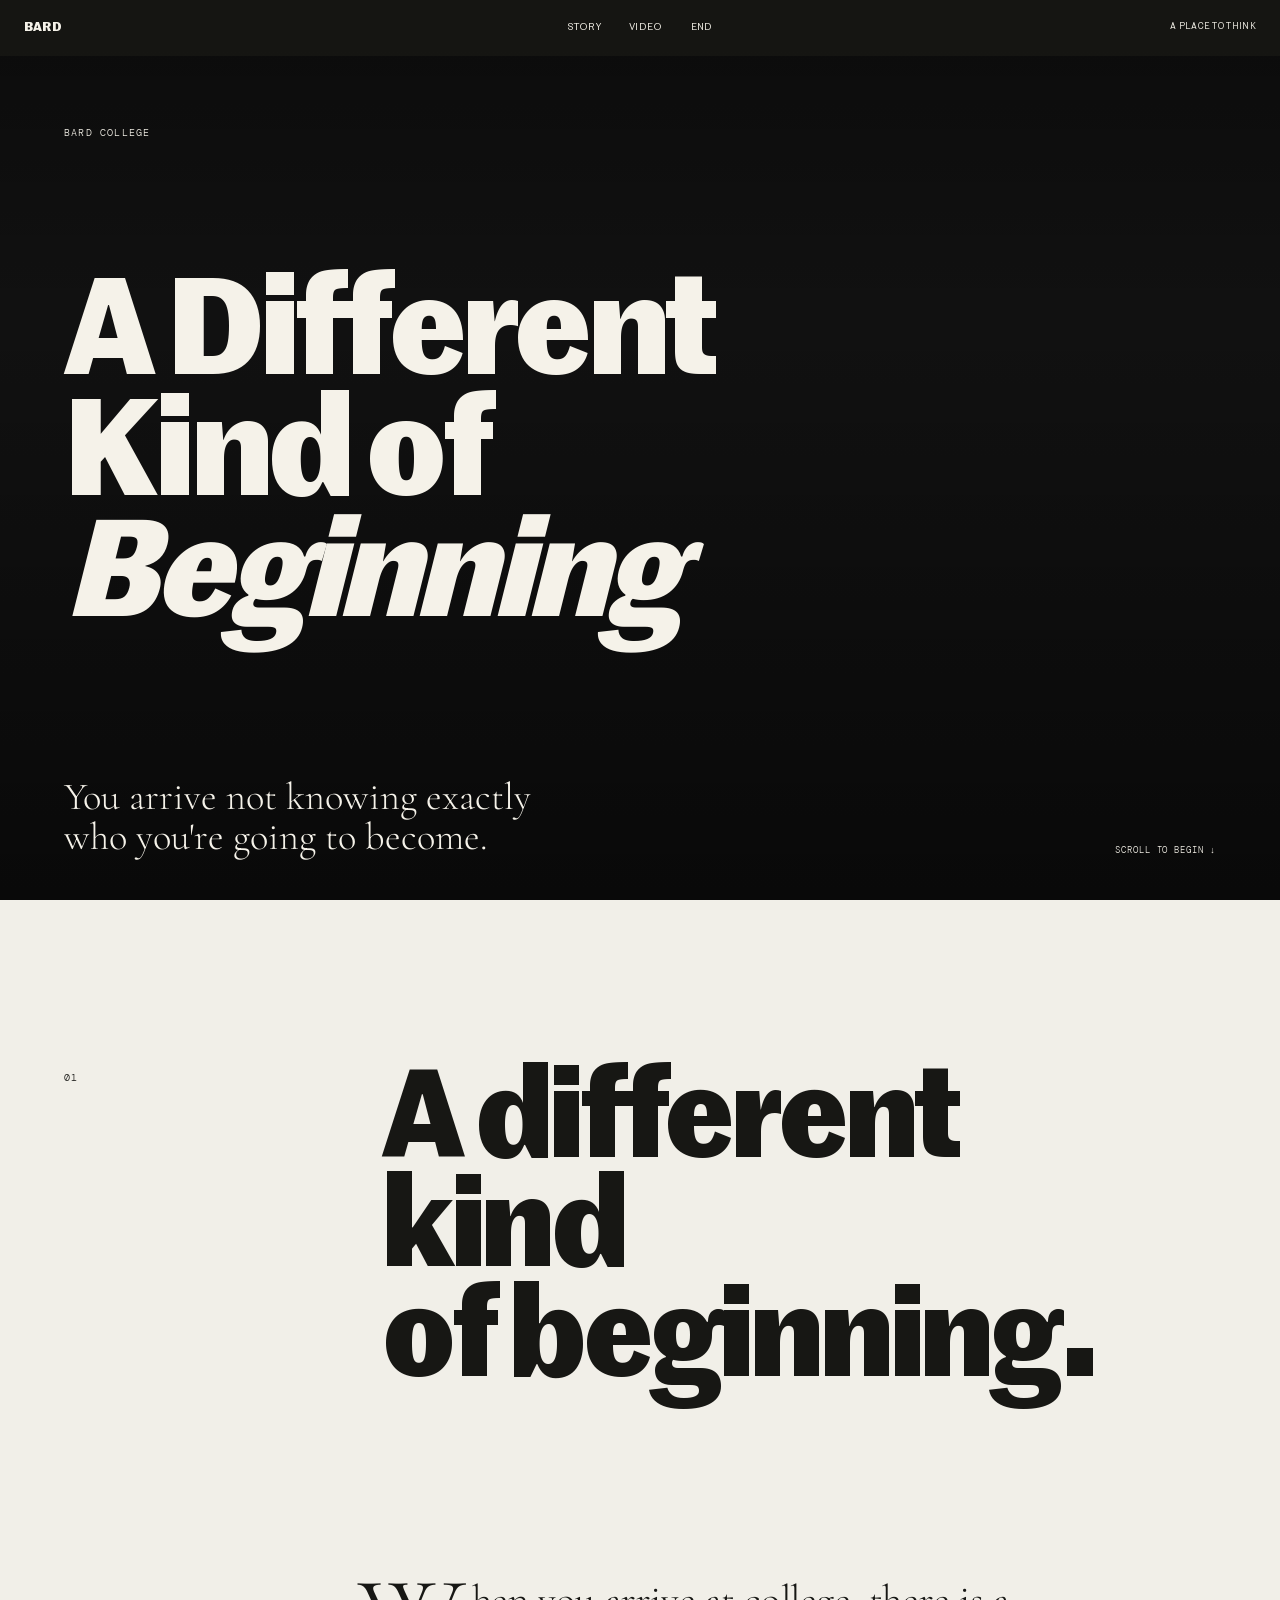
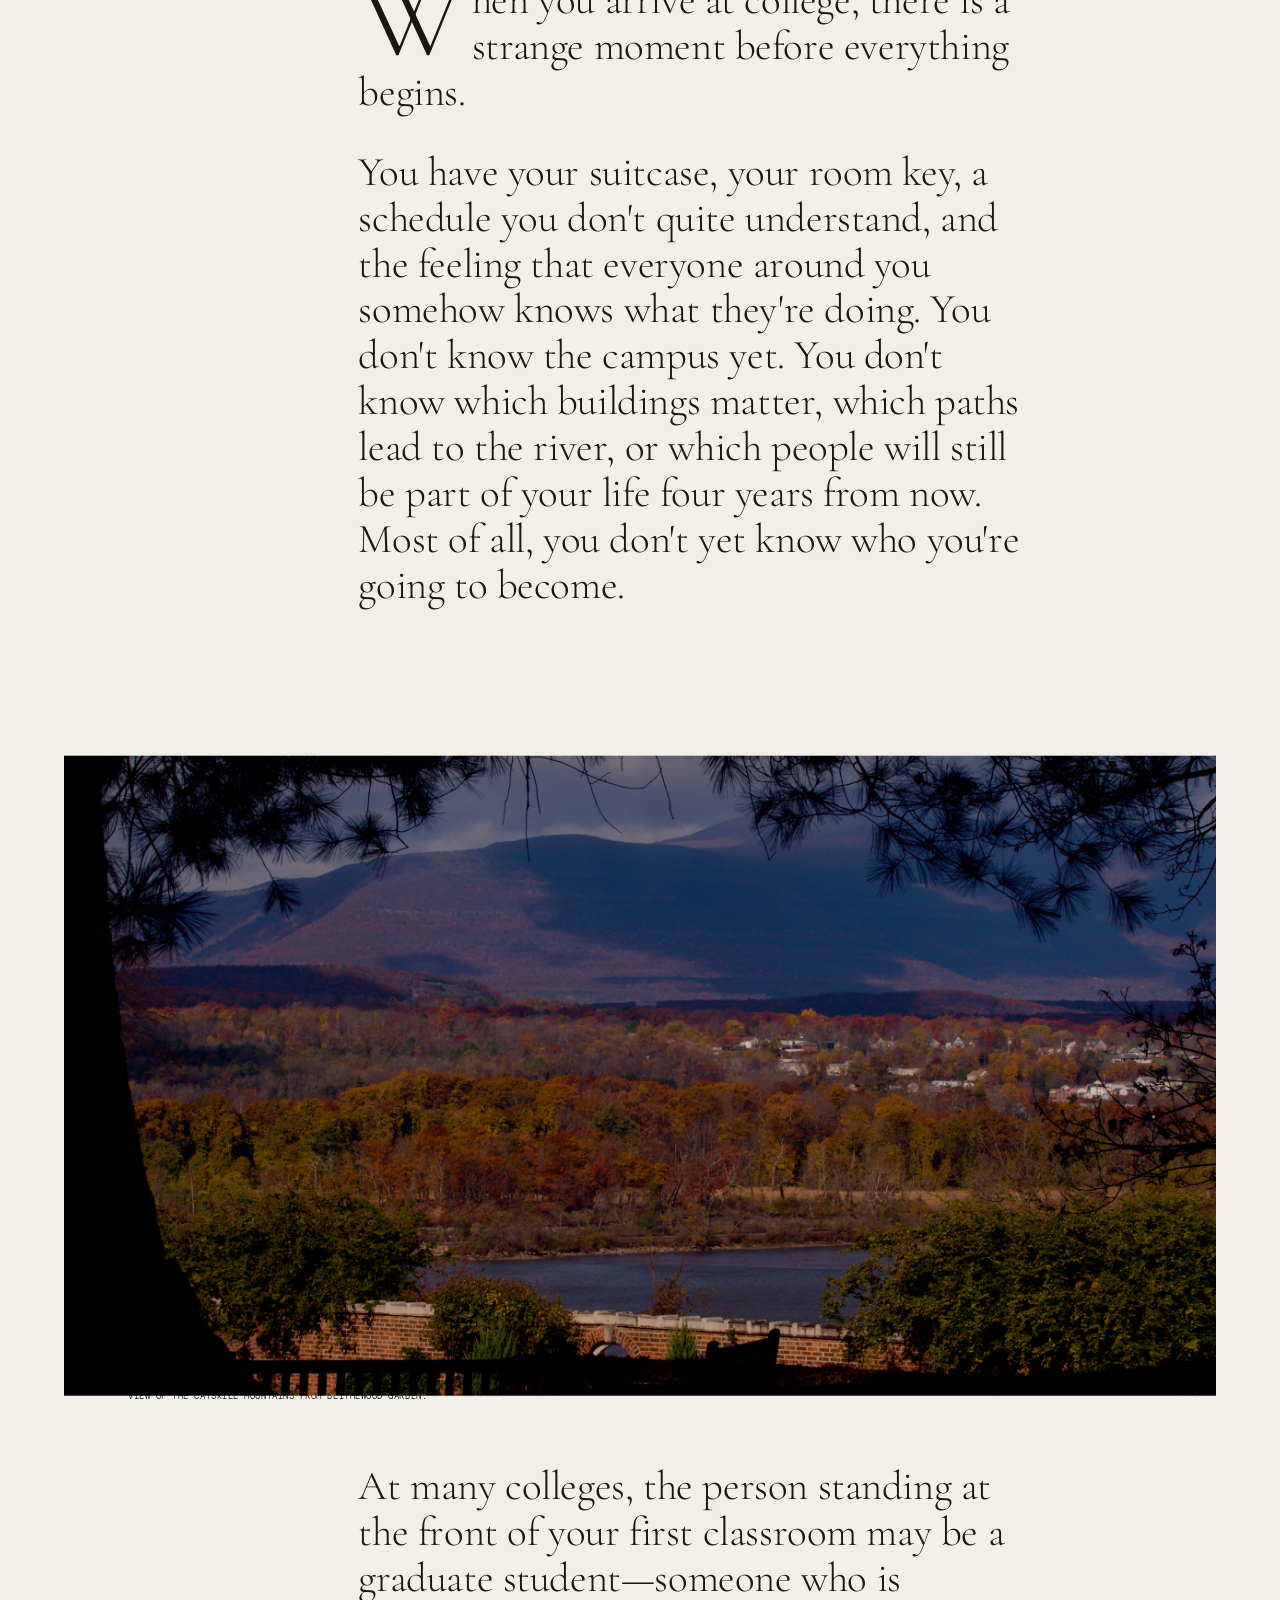
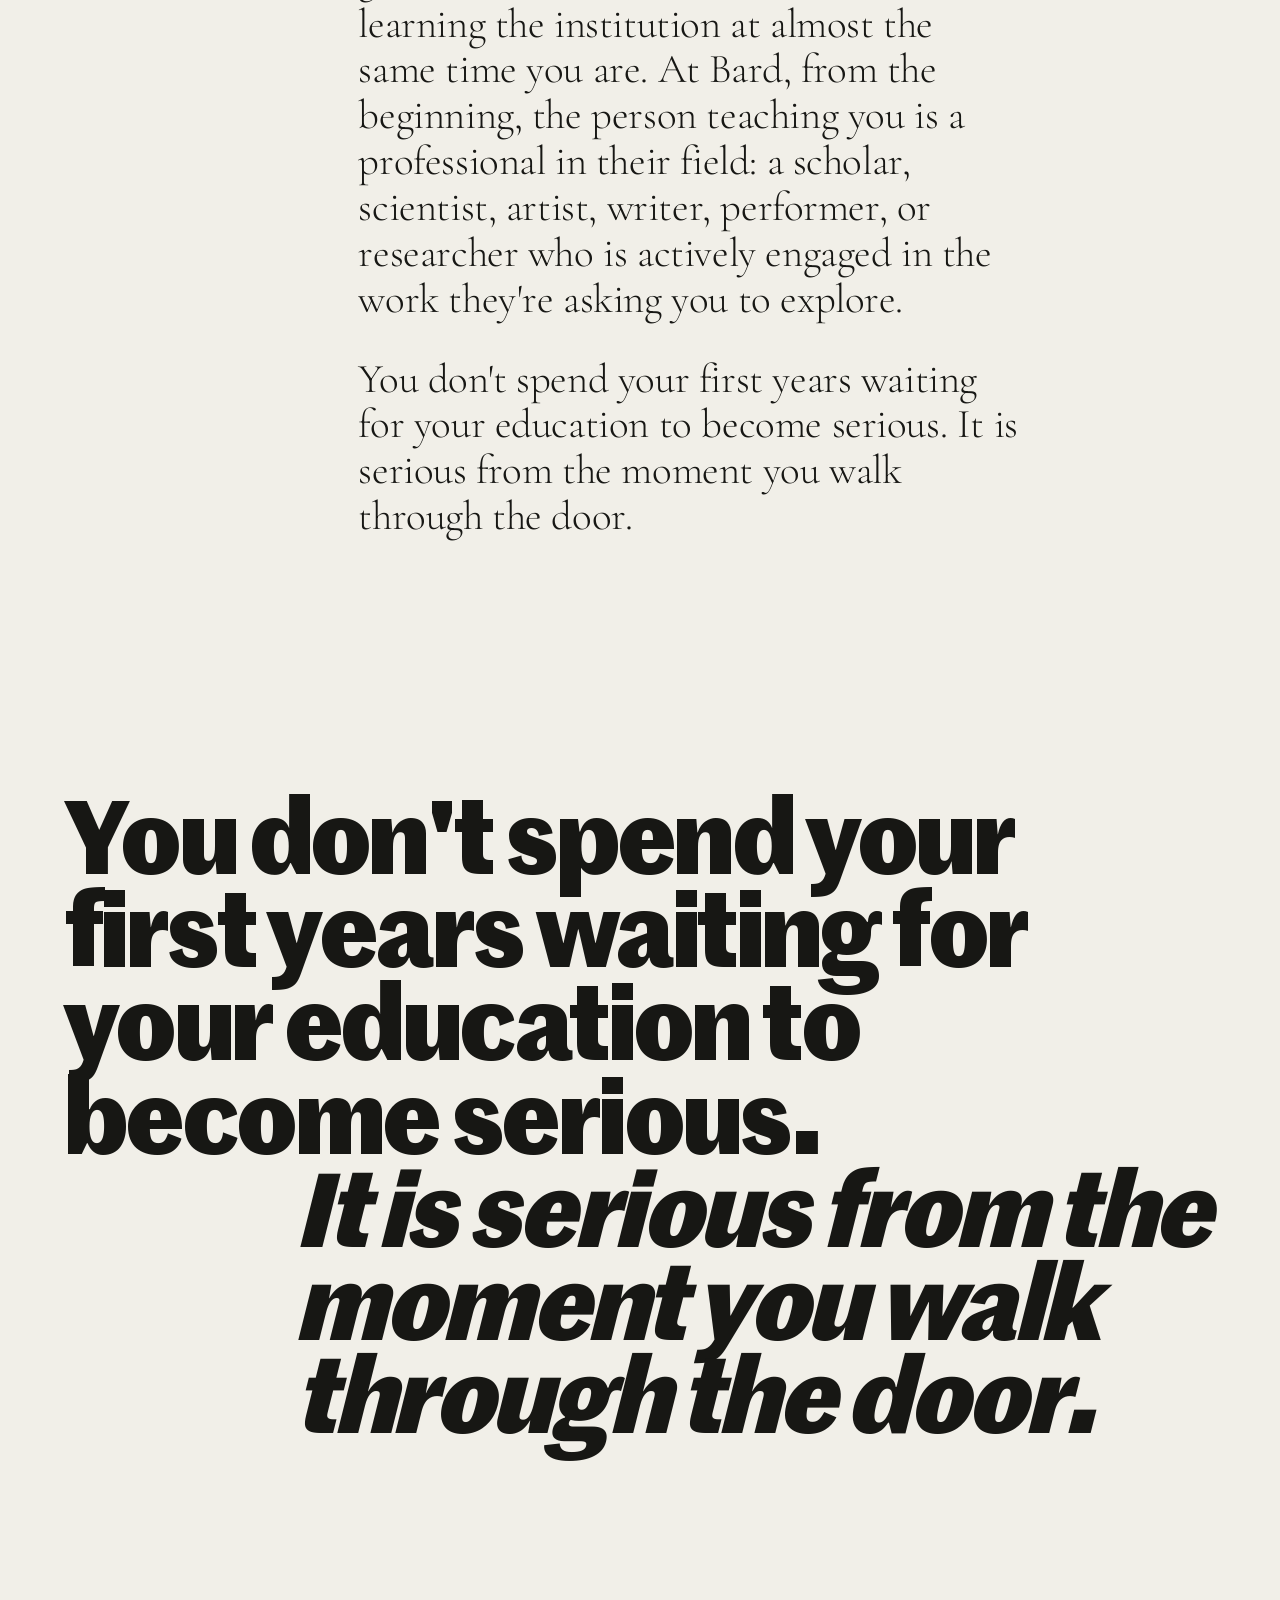
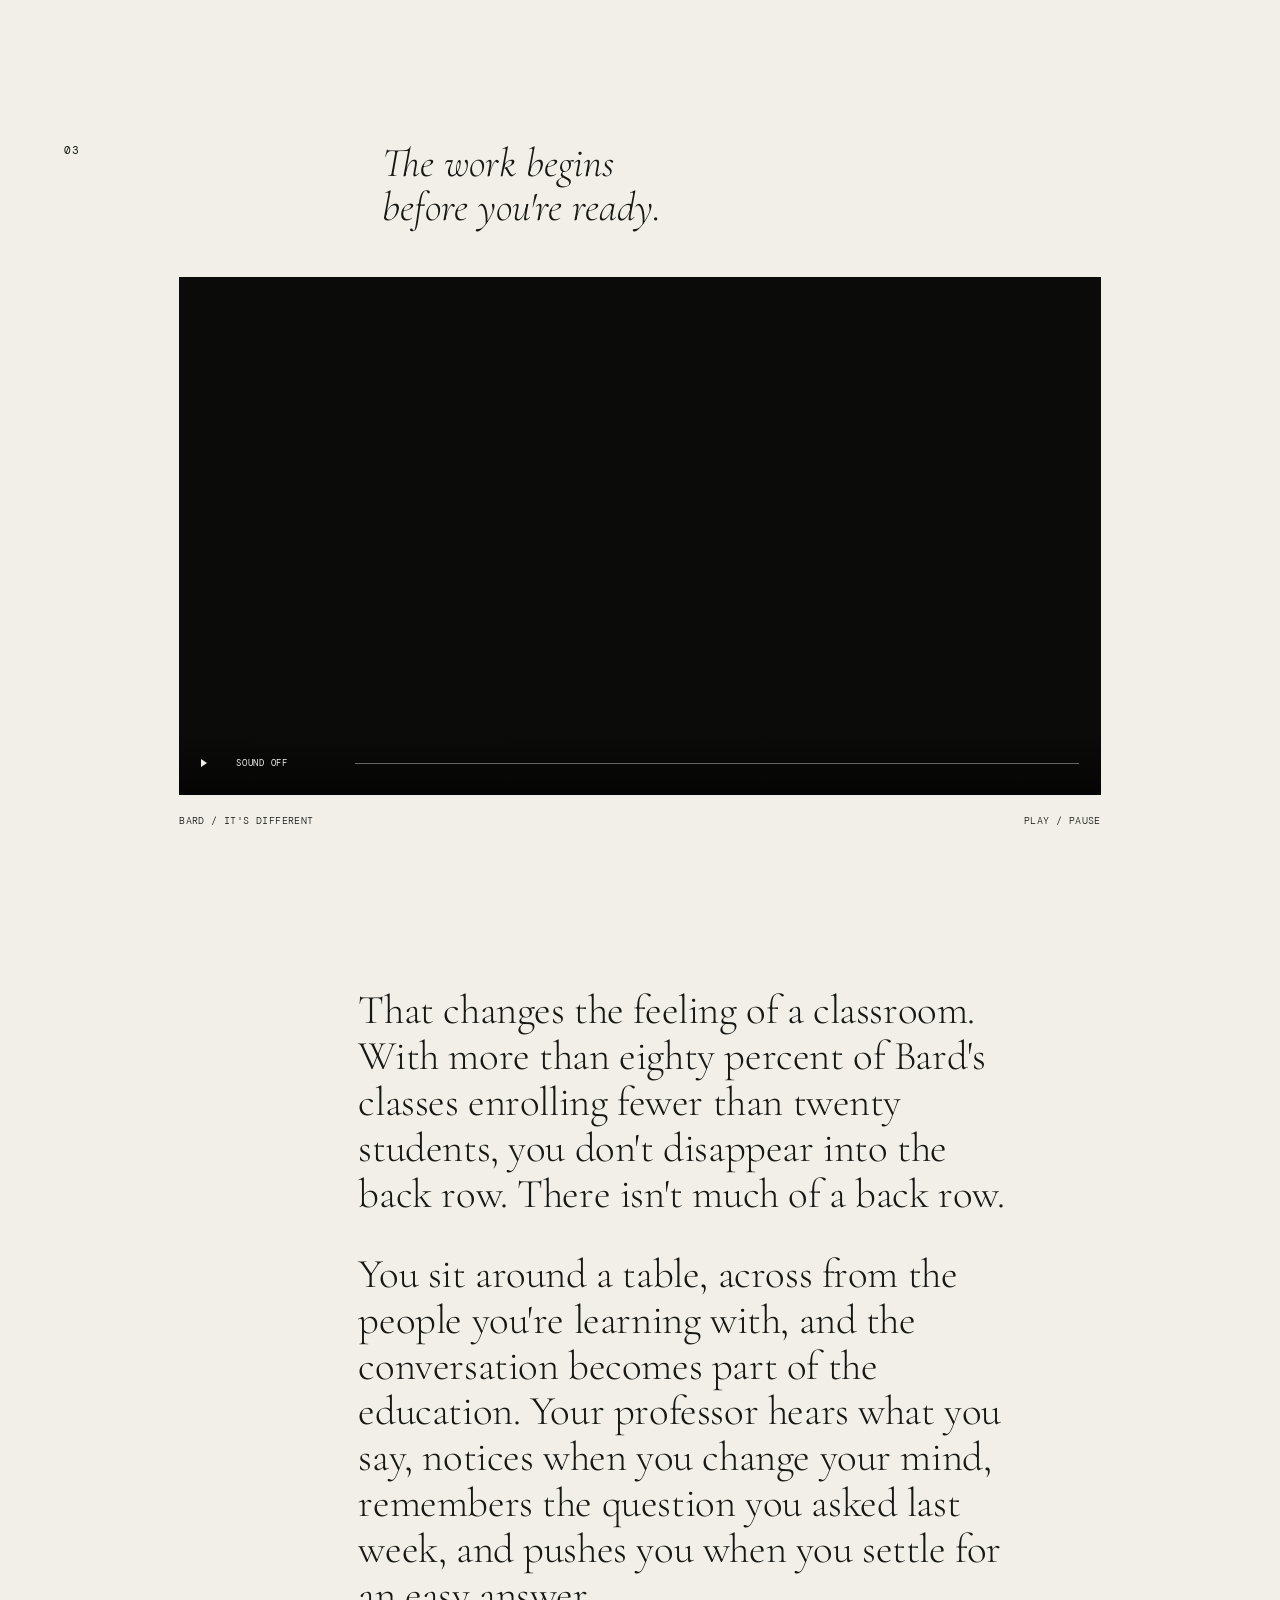
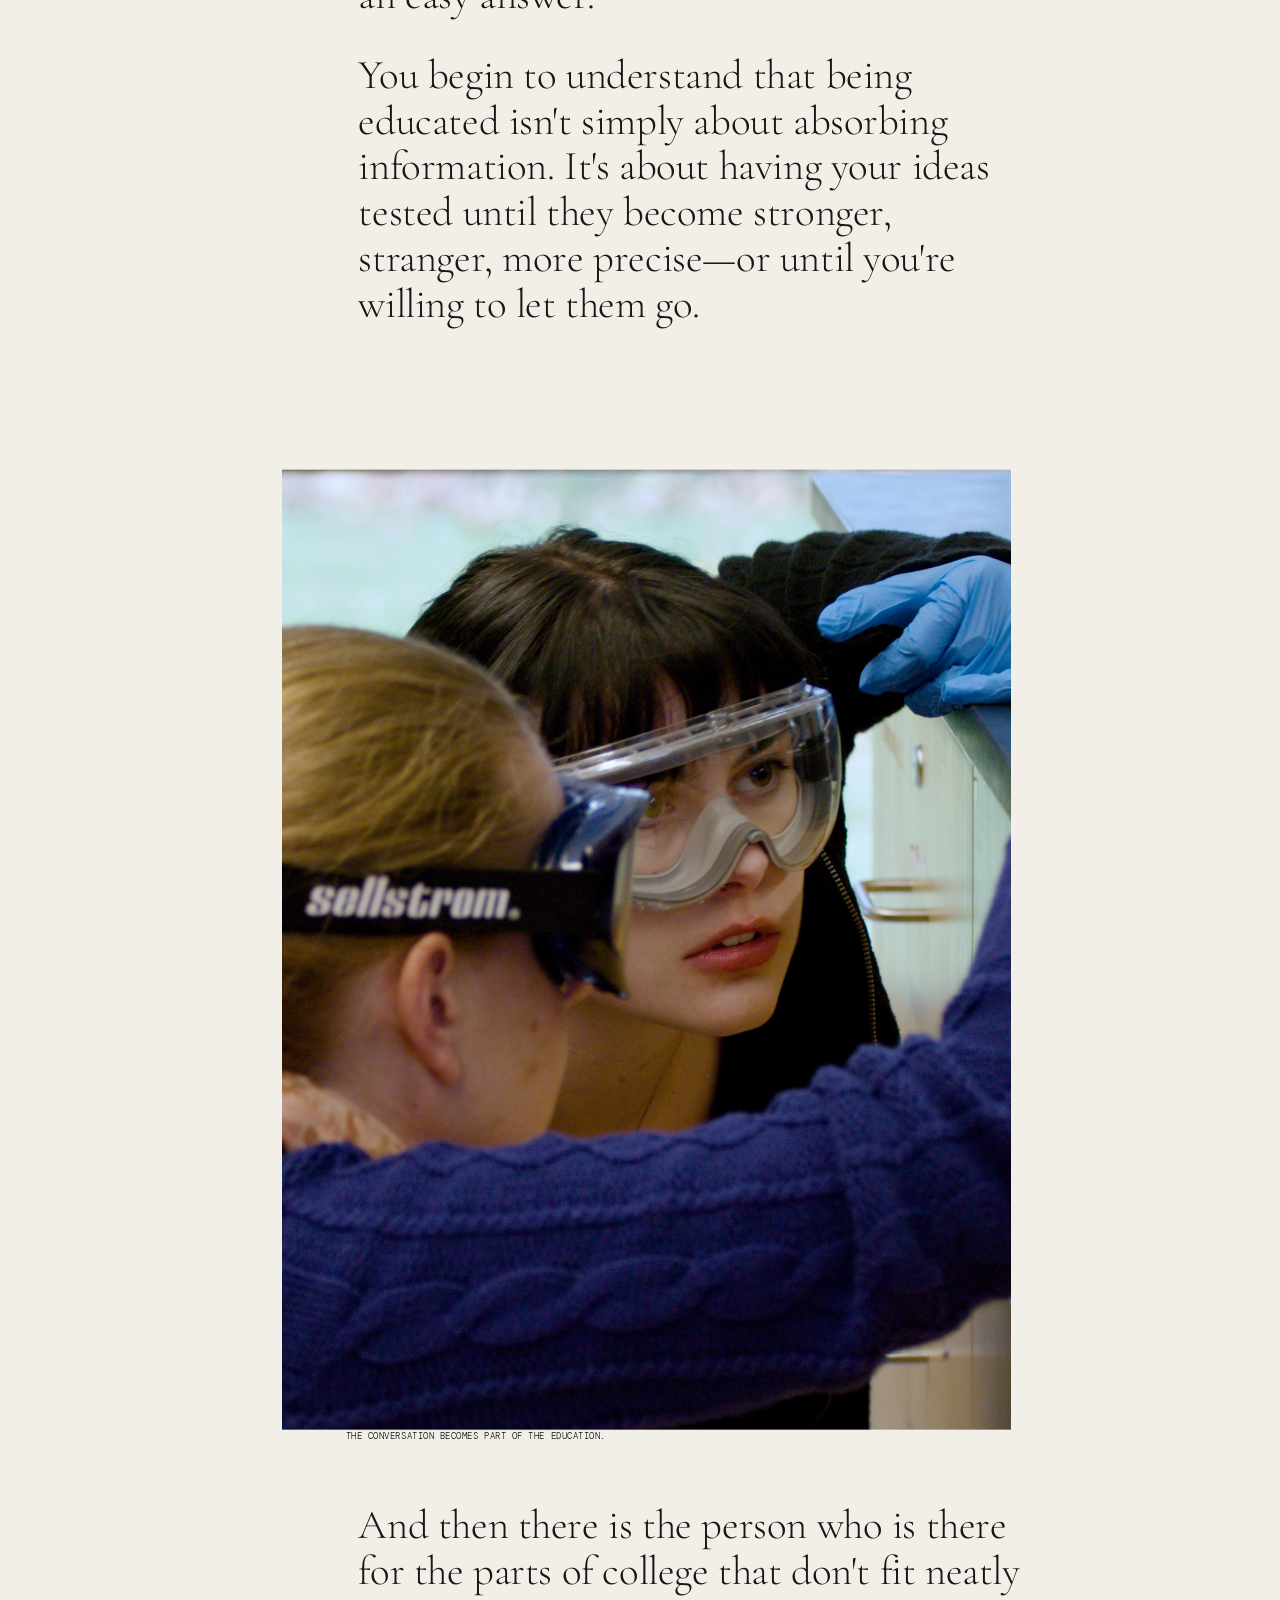
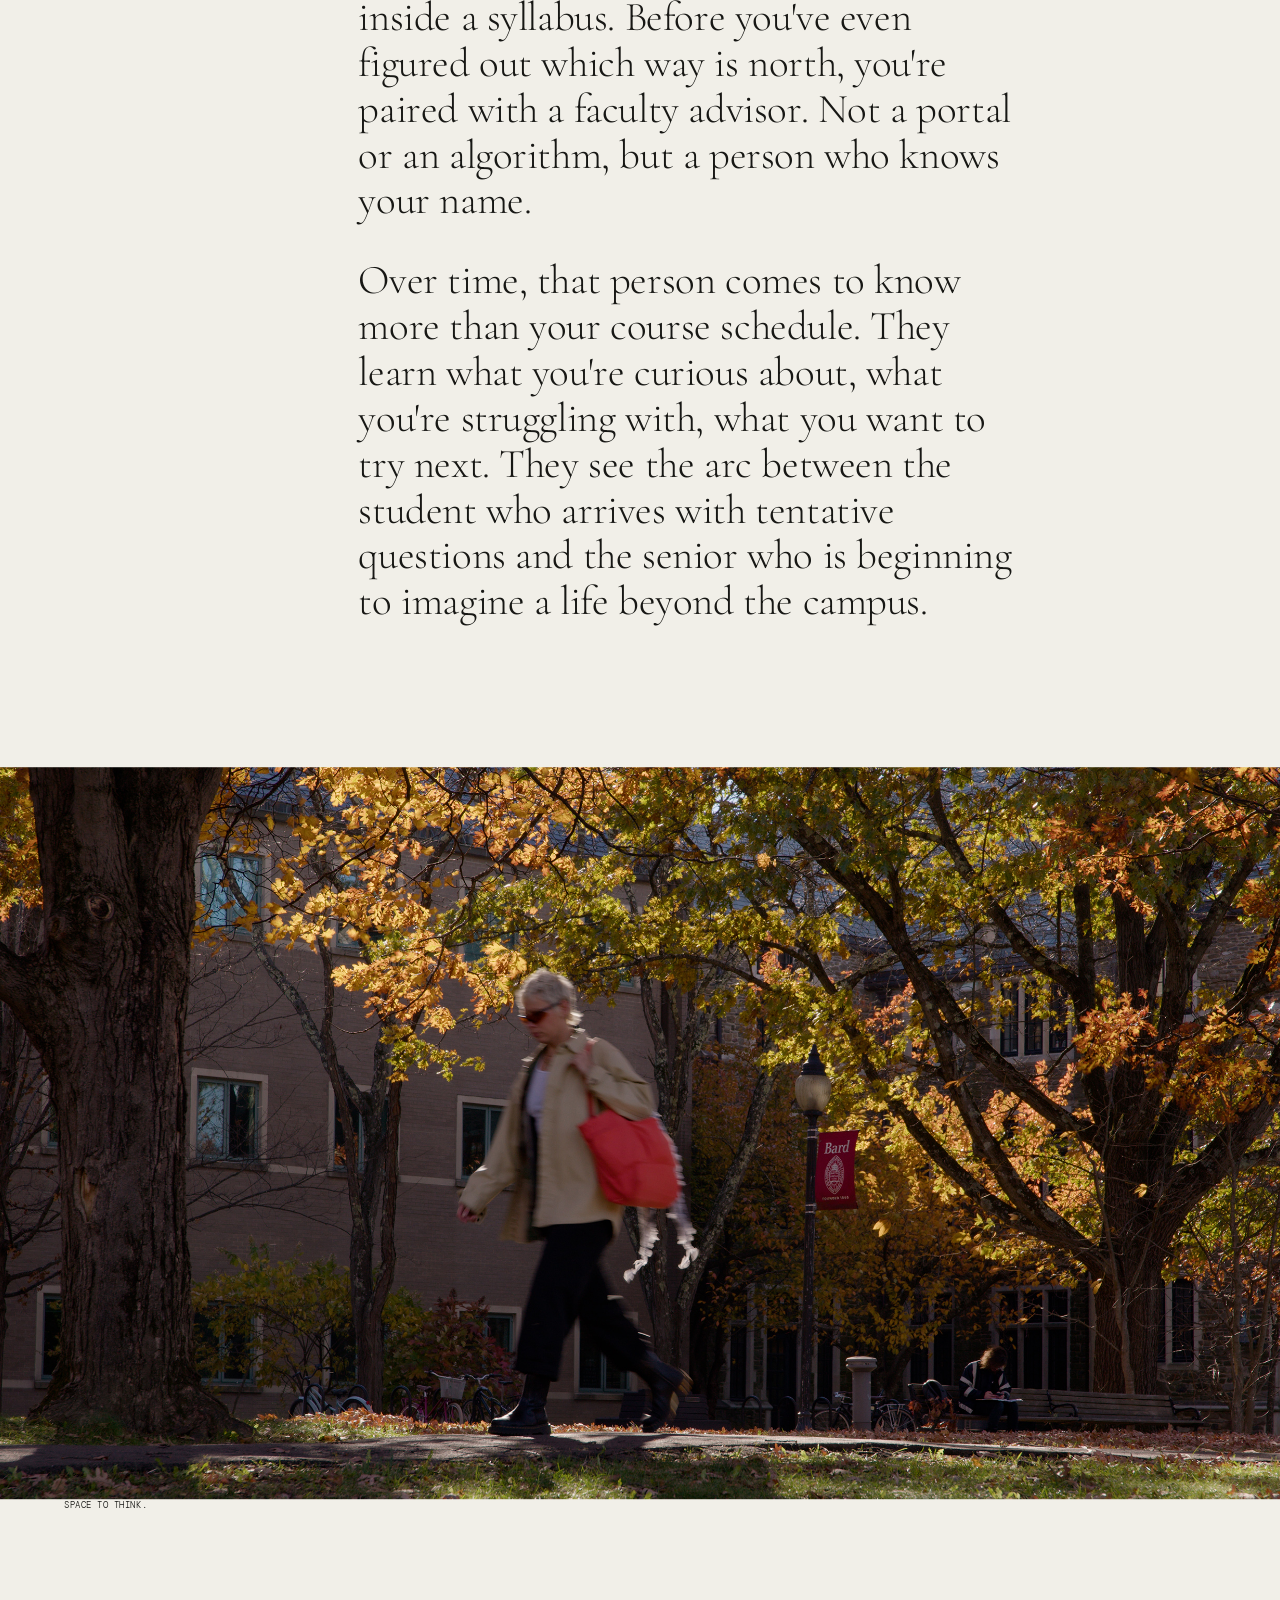
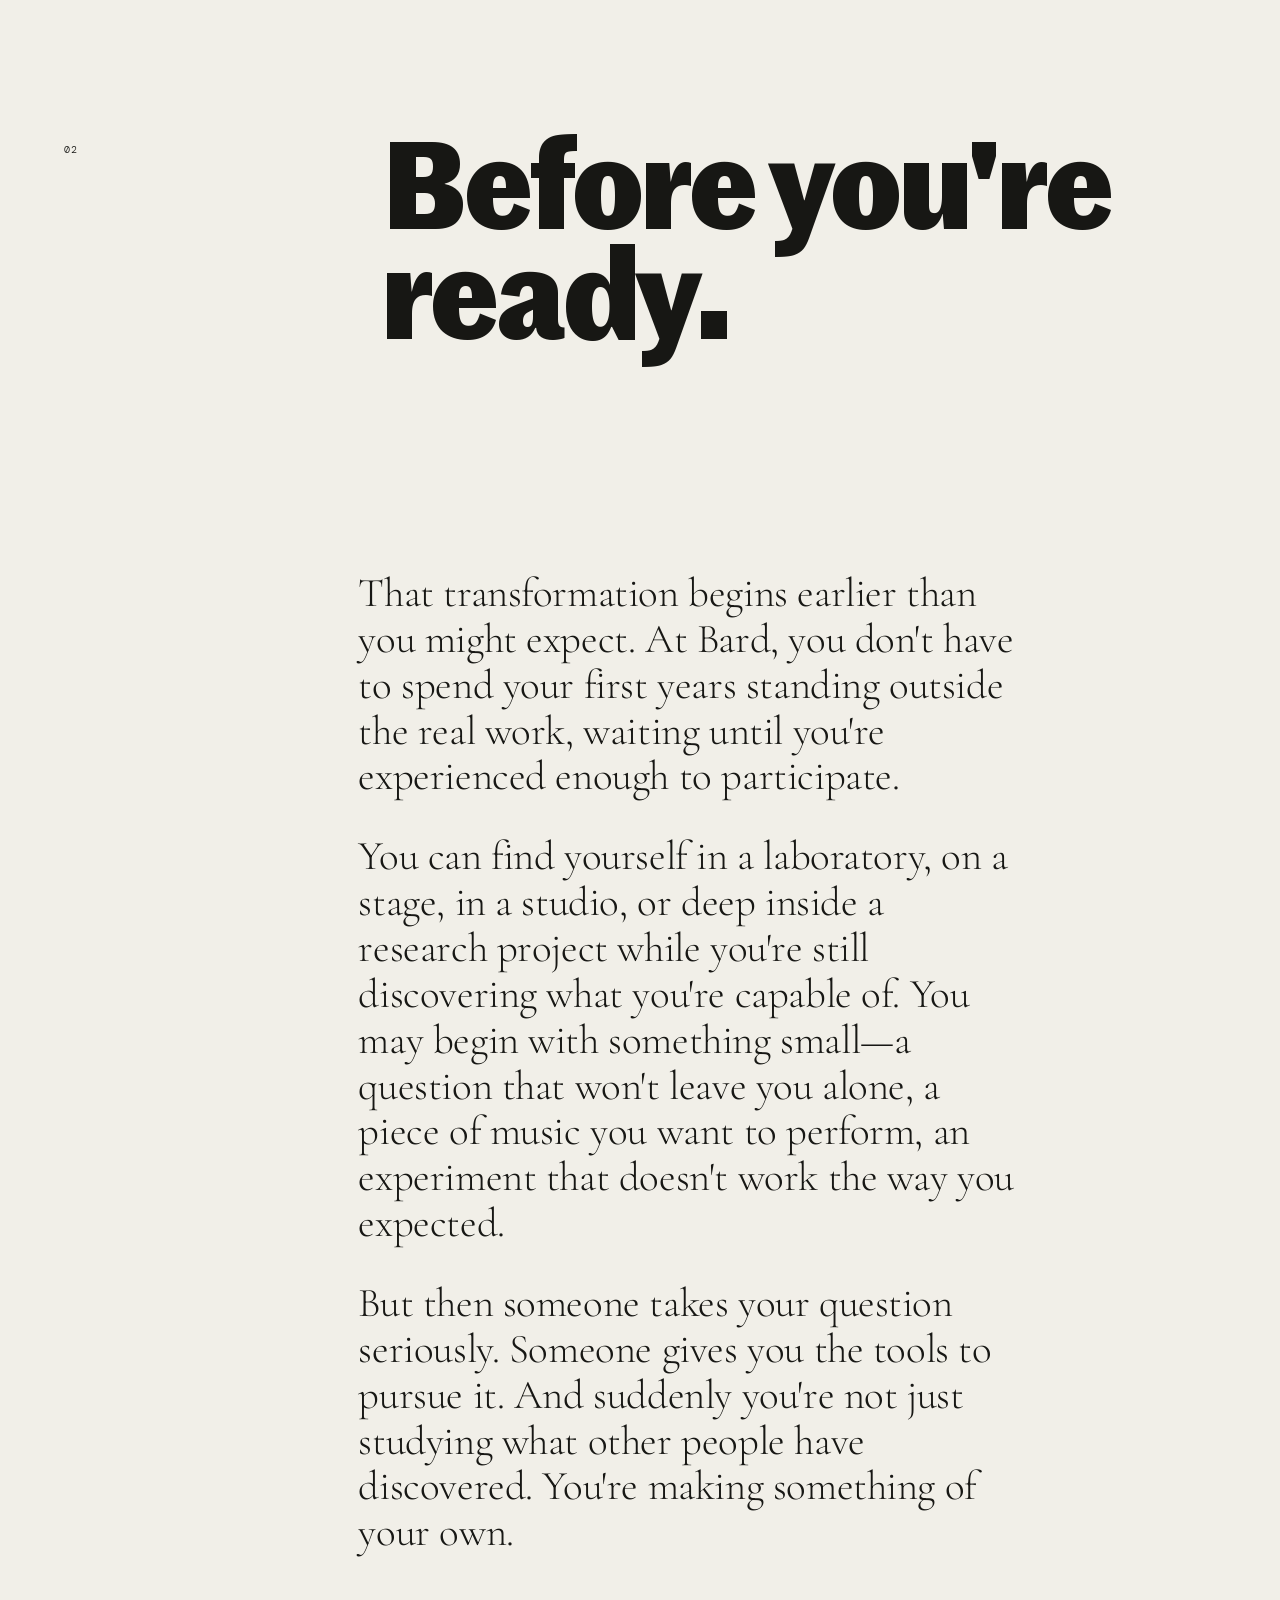
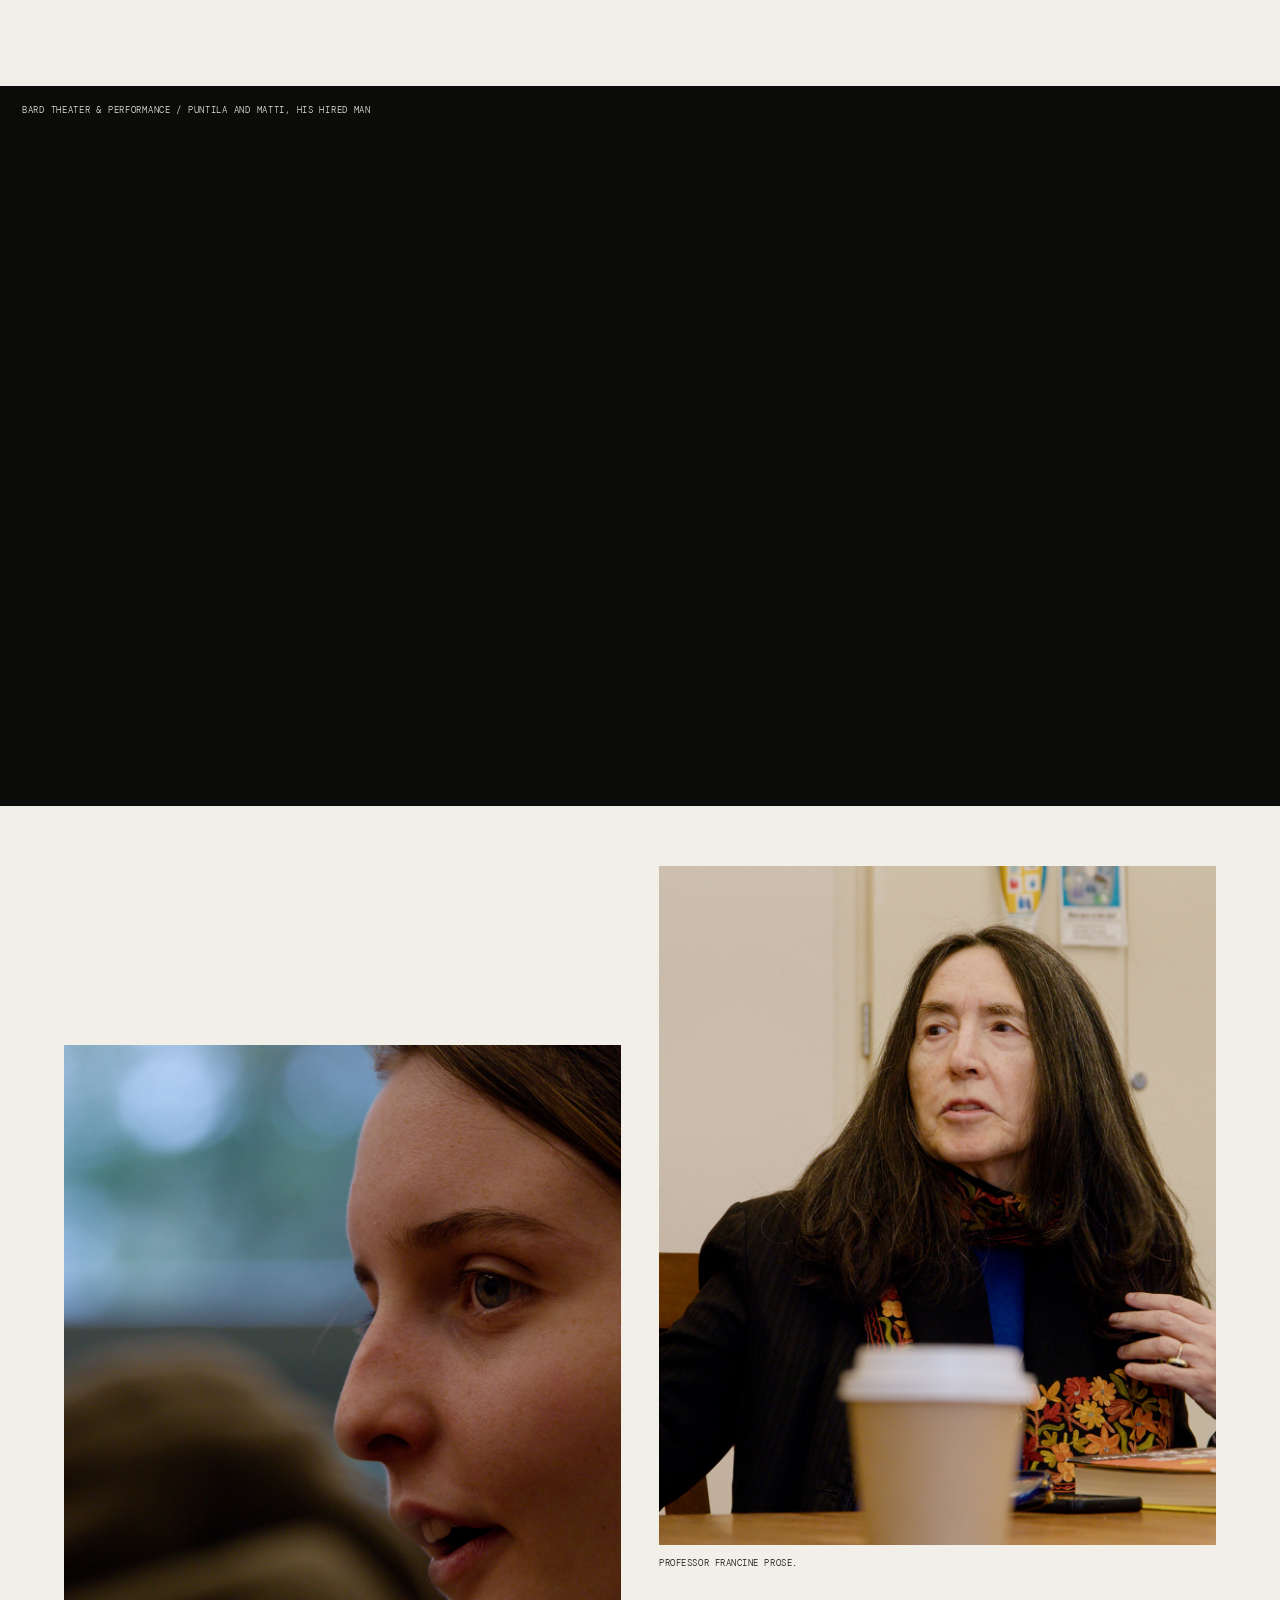
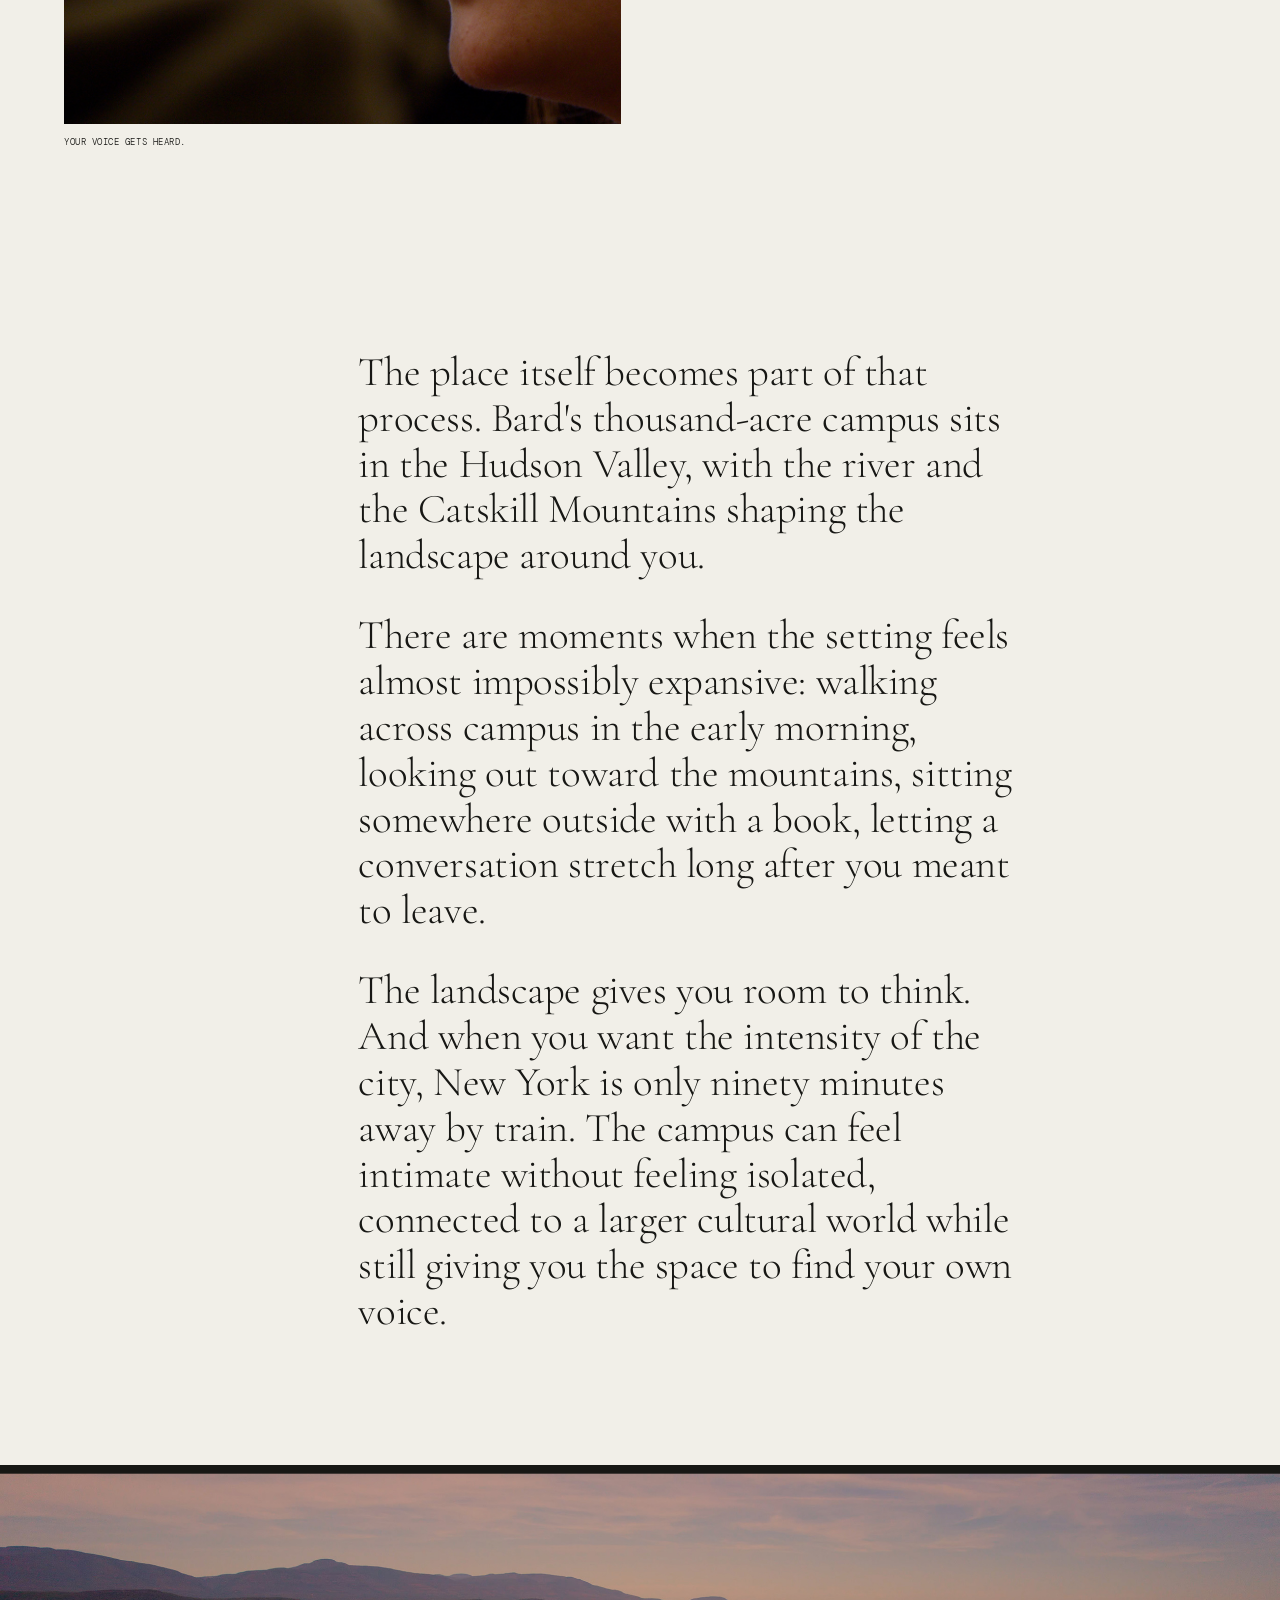
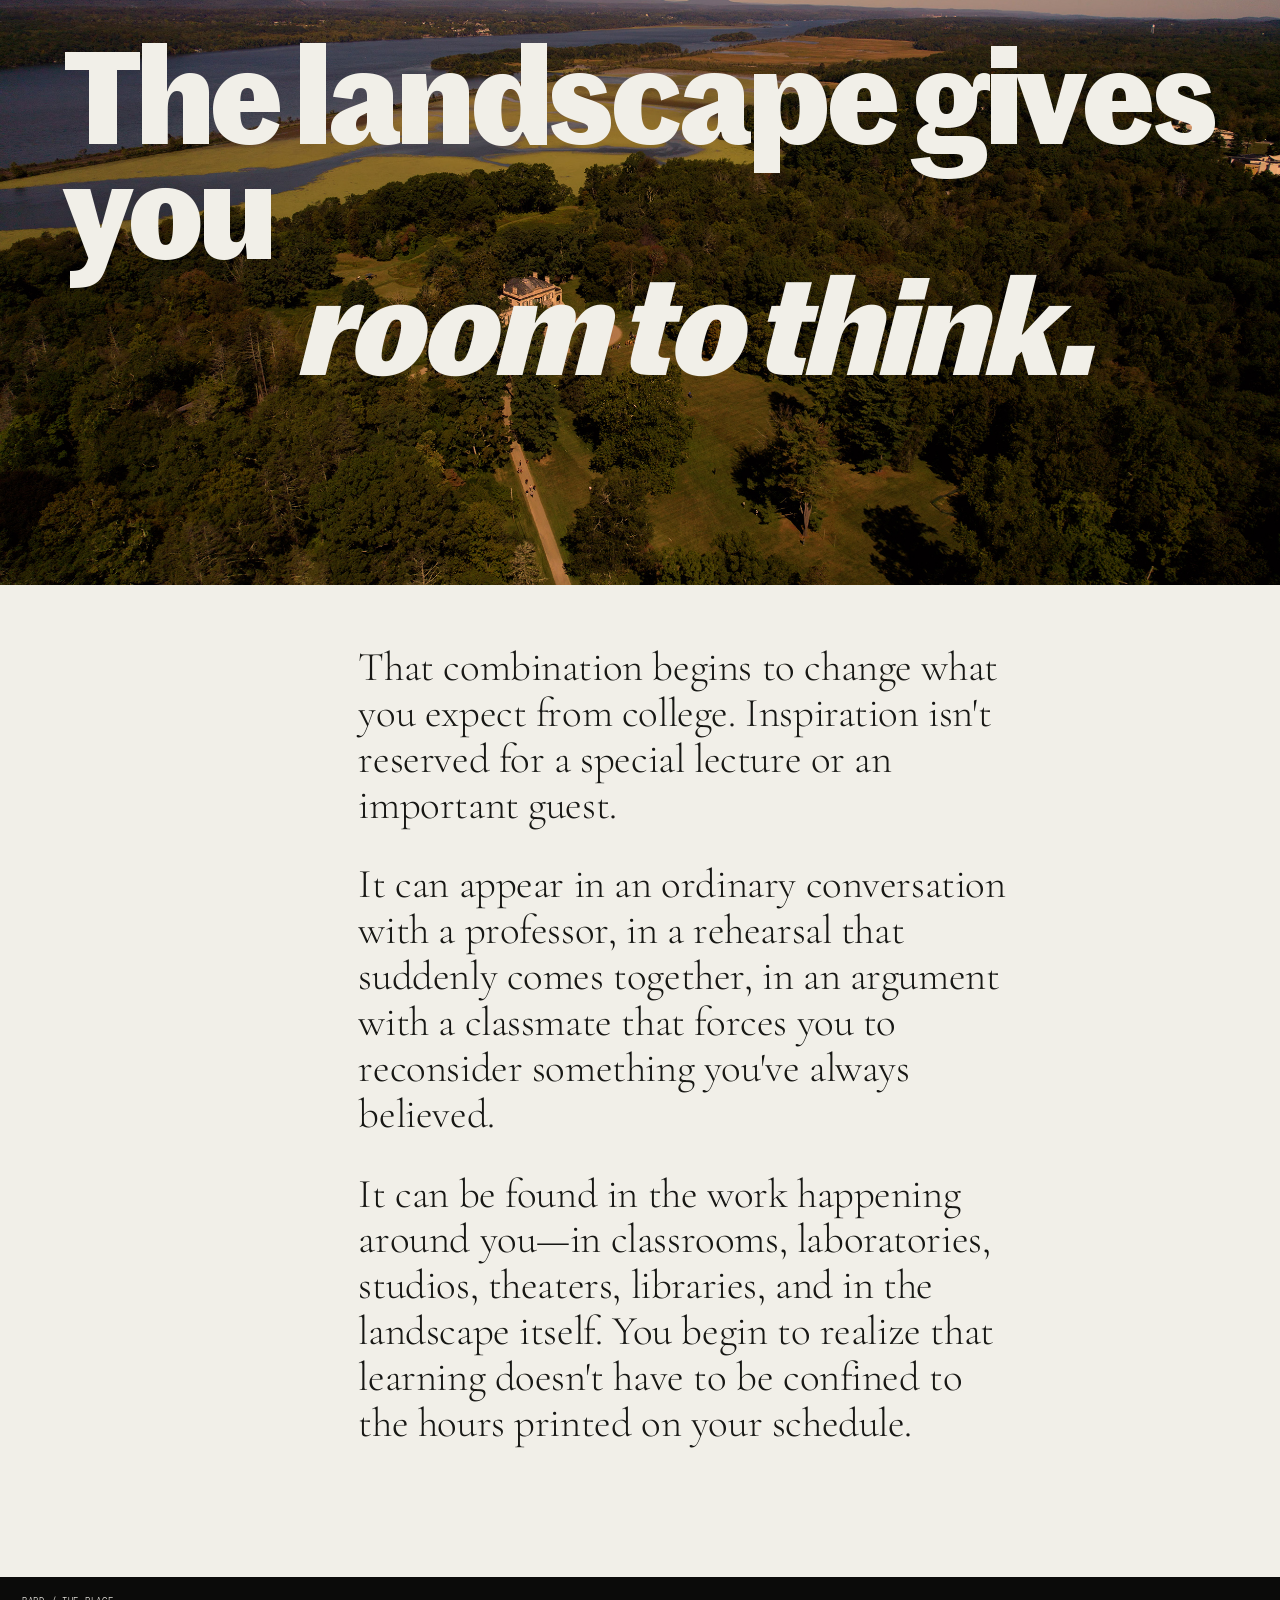
<file: index.html>
<!DOCTYPE html>
<html lang="en">
<head>
    <meta charset="UTF-8">
    <meta name="viewport" content="width=device-width, initial-scale=1.0">

    <title>It's Different</title>

    <meta
        name="description"
        content="A different kind of beginning at Bard."
    >

    <link rel="preconnect" href="https://fonts.googleapis.com">
    <link rel="preconnect" href="https://fonts.gstatic.com" crossorigin>

    <link
        href="https://fonts.googleapis.com/css2?family=Cormorant+Garamond:ital,wght@0,400;0,500;0,600;1,400;1,500&family=DM+Mono:wght@300;400&family=Manrope:wght@300;400;500;600&display=swap"
        rel="stylesheet"
    >

    <link rel="stylesheet" href="style.css">
</head>

<body>

   <header class="site-header">

    <div class="site-mark-wrap">

        <button
            class="site-mark"
            id="siteMenuButton"
            type="button"
            aria-expanded="false"
            aria-controls="siteDropdown"
        >
            BARD
        </button>

        <div
            class="site-dropdown"
            id="siteDropdown"
        ></div>

    </div>

    <nav class="site-nav">
        <a href="#story">Story</a>
        <a href="#video">Video</a>
        <a href="#end">End</a>
    </nav>

    <div class="header-meta">
        A PLACE TO THINK
    </div>

</header>


    <main id="top">

<!-- ======================================================
     HERO
     ====================================================== -->

<section class="hero">

    <div class="hero-video">

              <iframe
                        src="https://player.vimeo.com/video/1229139445?h=7335b97a3d&autoplay=1&muted=1&loop=1&background=1&title=0&byline=0&portrait=0"
                        title="Bard — Library Walk"
                        frameborder="0"
                        allow="autoplay; fullscreen; picture-in-picture"
                        allowfullscreen>
                    </iframe>
                    
                    

    </div>

    <div class="hero-overlay"></div>

    <div class="hero-content">

        <p class="eyebrow">
            BARD COLLEGE
        </p>

        <h1>
            A Different<br>
            Kind of <em>Beginning</em>
        </h1>

        <div class="hero-bottom">

            <p class="hero-intro">
                You arrive not knowing exactly who you're going to become.
            </p>

            <span class="scroll-note">
                SCROLL TO BEGIN ↓
            </span>

        </div>

    </div>

</section>



        <!-- ======================================================
             STORY
             ====================================================== -->

        <section class="story" id="story">


            <!-- --------------------------------------------------
                 CHAPTER 01
                 -------------------------------------------------- -->

            <div class="story-intro" id="beginning">

                <div class="story-number">
                    01
                </div>

                <h2>
                    A different kind<br>
                    of beginning.
                </h2>

            </div>


            <article class="text-block">

                <p class="dropcap">
                    When you arrive at college, there is a strange moment before everything begins.
                </p>

                <p>
                    You have your suitcase, your room key, a schedule you don't quite understand,
                    and the feeling that everyone around you somehow knows what they're doing.
                    You don't know the campus yet. You don't know which buildings matter,
                    which paths lead to the river, or which people will still be part of your life
                    four years from now. Most of all, you don't yet know who you're going to become.
                </p>

            </article>


            <figure class="editorial-image image-wide">

                <img
                    src="images/bard02.jpg"
                    alt="Bard College"
                    loading="lazy"
                >

                <figcaption>
                    View of the Catskill Mountains from Blithewood Garden.
                </figcaption>

            </figure>


            <article class="text-block">

                <p>
                    At many colleges, the person standing at the front of your first classroom
                    may be a graduate student—someone who is learning the institution at almost
                    the same time you are. At Bard, from the beginning, the person teaching you
                    is a professional in their field: a scholar, scientist, artist, writer,
                    performer, or researcher who is actively engaged in the work they're asking
                    you to explore.
                </p>

                <p>
                    You don't spend your first years waiting for your education to become serious.
                    It is serious from the moment you walk through the door.
                </p>

            </article>


            <section class="statement">

                <p>
                    You don't spend your first years waiting
                    for your education to become serious.
                </p>

                <em>
                    It is serious from the moment you walk through the door.
                </em>

            </section>



            <!-- ==================================================
                 INSET VIDEO
                 ================================================== -->

            <section class="inset-video-section">

                <div class="inset-video-heading" id="video">

                    <h2>
                        03
                    </h2>

                    <p>
                        The work begins<br>
                        before you're ready.
                    </p>

                </div>


                <div class="inset-video">

                    <div class="inset-video-frame">

                        <iframe
                            src="https://player.vimeo.com/video/1229121057?h=3f29c53761&autoplay=0&muted=1&loop=1&background=1&title=0&byline=0&portrait=0"
                            title="Bard — It's Different"
                            frameborder="0"
                            allow="autoplay; fullscreen; picture-in-picture"
                            allowfullscreen>
                        </iframe>


                        <div class="inset-video-controls">

                            <button
                                class="inset-video-control"
                                type="button"
                                aria-label="Play video"
                                aria-pressed="false"
                            >
                                <span class="play-icon"></span>
                            </button>


                            <button
                                class="inset-video-audio"
                                type="button"
                                aria-label="Turn sound on"
                                aria-pressed="false"
                            >

                                <span class="audio-icon audio-muted">

                                    <span class="speaker"></span>

                                    <span class="audio-x"></span>

                                </span>


                                <span class="audio-icon audio-on">

                                    <span class="speaker"></span>

                                    <span class="audio-wave wave-1"></span>

                                    <span class="audio-wave wave-2"></span>

                                </span>

                            </button>


                            <div
                                class="inset-video-progress"
                                role="slider"
                                aria-label="Video progress"
                                tabindex="0"
                                aria-valuemin="0"
                                aria-valuemax="100"
                                aria-valuenow="0"
                            >

                                <div class="inset-video-progress-track">

                                    <div class="inset-video-progress-fill"></div>

                                </div>

                            </div>

                        </div>

                    </div>


                    <div class="inset-video-caption">

                        <span>
                            BARD / IT'S DIFFERENT
                        </span>

                        <span>
                            PLAY / PAUSE
                        </span>

                    </div>

                </div>

            </section>



            <article class="text-block">

                <p>
                    That changes the feeling of a classroom. With more than eighty percent of
                    Bard's classes enrolling fewer than twenty students, you don't disappear
                    into the back row. There isn't much of a back row.
                </p>

                <p>
                    You sit around a table, across from the people you're learning with,
                    and the conversation becomes part of the education. Your professor hears
                    what you say, notices when you change your mind, remembers the question
                    you asked last week, and pushes you when you settle for an easy answer.
                </p>

                <p>
                    You begin to understand that being educated isn't simply about absorbing
                    information. It's about having your ideas tested until they become stronger,
                    stranger, more precise—or until you're willing to let them go.
                </p>

            </article>


            <figure class="editorial-image image-tall">

                <img
                    src="images/bard03.jpg"
                    alt="Student at Bard"
                    loading="lazy"
                >

                <figcaption>
                    The conversation becomes part of the education.
                </figcaption>

            </figure>


            <article class="text-block">

                <p>
                    And then there is the person who is there for the parts of college that don't
                    fit neatly inside a syllabus. Before you've even figured out which way is
                    north, you're paired with a faculty advisor. Not a portal or an algorithm,
                    but a person who knows your name.
                </p>

                <p>
                    Over time, that person comes to know more than your course schedule.
                    They learn what you're curious about, what you're struggling with,
                    what you want to try next. They see the arc between the student who arrives
                    with tentative questions and the senior who is beginning to imagine a life
                    beyond the campus.
                </p>

            </article>


            <figure class="editorial-image image-full">

                <img
                    src="images/bard04.jpg"
                    alt="Bard campus landscape"
                    loading="lazy"
                >

                <figcaption>
                    Space to think.
                </figcaption>

            </figure>



            <!-- ==================================================
                 CHAPTER 02
                 ================================================== -->

            <div class="chapter-break">

                <span>
                    02
                </span>

                <h2>
                    Before you're ready.
                </h2>

            </div>


            <article class="text-block">

                <p>
                    That transformation begins earlier than you might expect. At Bard, you don't
                    have to spend your first years standing outside the real work, waiting until
                    you're experienced enough to participate.
                </p>

                <p>
                    You can find yourself in a laboratory, on a stage, in a studio, or deep
                    inside a research project while you're still discovering what you're capable
                    of. You may begin with something small—a question that won't leave you alone,
                    a piece of music you want to perform, an experiment that doesn't work the way
                    you expected.
                </p>

                <p>
                    But then someone takes your question seriously. Someone gives you the tools
                    to pursue it. And suddenly you're not just studying what other people have
                    discovered. You're making something of your own.
                </p>

            </article>



            <!-- ==================================================
                 FULL WIDTH VIDEO — MAKING
                 ================================================== -->

<section class="video-section">

    <div class="video-label">
        BARD THEATER & PERFORMANCE / PUNTILA AND MATTI, HIS HIRED MAN
    </div>

    <div class="video-frame">

        <iframe
            src="https://player.vimeo.com/video/1229127730?h=671aad43b7&autoplay=1&muted=1&loop=1&background=1&title=0&byline=0&portrait=0"
            title="Bard — It's Different"
            frameborder="0"
            allow="autoplay; fullscreen; picture-in-picture"
            allowfullscreen>
        </iframe>

    </div>


</section>



            <section class="image-pair">

                <figure>

                    <img
                        src="images/bard05.jpg"
                        alt="Bard student"
                        loading="lazy"
                    >

                    <figcaption>
                        Your voice gets heard.
                    </figcaption>

                </figure>


                <figure>

                    <img
                        src="images/bard06.jpg"
                        alt="Bard campus"
                        loading="lazy"
                    >

                    <figcaption>
                        Professor Francine Prose.
                    </figcaption>

                </figure>

            </section>


            <article class="text-block">

                <p>
                    The place itself becomes part of that process. Bard's thousand-acre campus
                    sits in the Hudson Valley, with the river and the Catskill Mountains shaping
                    the landscape around you.
                </p>

                <p>
                    There are moments when the setting feels almost impossibly expansive:
                    walking across campus in the early morning, looking out toward the mountains,
                    sitting somewhere outside with a book, letting a conversation stretch long
                    after you meant to leave.
                </p>

                <p>
                    The landscape gives you room to think. And when you want the intensity of
                    the city, New York is only ninety minutes away by train. The campus can feel
                    intimate without feeling isolated, connected to a larger cultural world while
                    still giving you the space to find your own voice.
                </p>

            </article>


<section class="landscape-feature">

    <figure class="editorial-image image-full image-landscape">

        <img
            src="images/bard07.jpg"
            alt="Hudson Valley landscape"
            loading="lazy"
        >

    </figure>

    <div class="landscape-type">

        <p>
            The landscape gives you
            <em>room to think.</em>
        </p>

    </div>

</section>


            <article class="text-block">

                <p>
                    That combination begins to change what you expect from college. Inspiration
                    isn't reserved for a special lecture or an important guest.
                </p>

                <p>
                    It can appear in an ordinary conversation with a professor, in a rehearsal
                    that suddenly comes together, in an argument with a classmate that forces you
                    to reconsider something you've always believed.
                </p>

                <p>
                    It can be found in the work happening around you—in classrooms, laboratories,
                    studios, theaters, libraries, and in the landscape itself. You begin to
                    realize that learning doesn't have to be confined to the hours printed
                    on your schedule.
                </p>

            </article>



            <!-- ==================================================
                 FULL WIDTH VIDEO — THE PLACE
                 ================================================== -->

            <section class="video-section">

                <div class="video-label">
                    BARD / THE PLACE
                </div>

                <div class="video-frame">

<iframe
            src="https://player.vimeo.com/video/1229130285?h=6d30aac3b7&autoplay=1&muted=1&loop=1&background=1&title=0&byline=0&portrait=0"
            title="Bard — Flag"
            frameborder="0"
            allow="autoplay; fullscreen; picture-in-picture"
            allowfullscreen>
        </iframe>

                </div>

            </section>



            <!-- ==================================================
                 CHAPTER 03
                 ================================================== -->

            <div class="chapter-break">

                <span>
                    03
                </span>

                <h2>
                    Somewhere along<br>
                    the way.
                </h2>

            </div>


            <article class="text-block">

                <p class="emphasis">
                    And somewhere along the way, without quite noticing it,
                    you become different from the person who arrived.
                </p>

                <p>
                    The first-year student who wasn't sure what belonged on the schedule becomes
                    the student who knows which questions are worth pursuing.
                </p>

                <p>
                    The person who was nervous about speaking in a seminar begins to lead the
                    conversation. The tentative idea becomes a piece of research, a performance,
                    a project, a discovery.
                </p>

                <p>
                    You learn not simply to have opinions, but to examine them. Not simply to
                    follow instructions, but to make choices. Not simply to find the right answer,
                    but to become comfortable asking a better question.
                </p>

            </article>


            <figure class="editorial-image image-tall-large">

                <img
                    src="images/bard08.jpg"
                    alt="Bard student"
                    loading="lazy"
                >

            </figure>


            <section class="statement statement-large">

                <p>
                    You arrive with questions.
                </p>

                <p>
                    You leave knowing
                    <em>which questions are worth pursuing.</em>
                </p>

            </section>


            <article class="text-block">

                <p>
                    Eventually, four years have passed. You leave Bard for a career, graduate
                    school, a fellowship, or a path you couldn't have described when you first
                    arrived.
                </p>

                <p>
                    More than ninety percent of Bard graduates go directly into careers, graduate
                    programs, or fellowships such as the Fulbright, Watson, and Rhodes.
                </p>

                <p>
                    But perhaps the more important preparation is harder to put on a résumé.
                    It's the confidence that comes from having been taken seriously.
                </p>

                <p>
                    It's the ability to enter an unfamiliar room and contribute something of
                    your own. It's knowing how to work with people who disagree with you, how
                    to pursue an idea before you know where it will lead, and how to keep going
                    when the answer doesn't come easily.
                </p>

            </article>






            <!-- ==================================================
                 ENDING
                 ================================================== -->

            <section class="ending" id="end">

                <div class="ending-number">
                    04
                </div>

                <h2>
                    What happens<br>
                    when you're given<br>
                    <em>room.</em>
                </h2>


                <article class="ending-text">

                    <p>
                        Because the real difference isn't simply what you learn at Bard.
                        It's what happens when a place gives you four years to be curious,
                        to experiment, to fail, to make things, to change your mind, and
                        to discover that your ideas are worth pursuing.
                    </p>

                    <p class="final-line">
                        You arrive not knowing exactly who you're going to become.
                    </p>

                    <p class="final-line final-line-last">
                        And, little by little, surrounded by people who take your questions
                        seriously, you begin to find out.
                    </p>

                </article>

                

            </section>

                        <figure class="editorial-image image-full">

                <img
                    src="images/bard09.jpg"
                    alt="Bard students"
                    loading="lazy"
                >

            </figure>


        </section>



        <!-- ======================================================
             FOOTER
             ====================================================== -->

        <footer class="site-footer">

            <div>
                BARD COLLEGE
            </div>

            <div>
                A DIFFERENT KIND OF BEGINNING
            </div>

            <div>
                © 2026
            </div>

        </footer>


    </main>


    <!-- ========================================================
         VIMEO API
         ======================================================== -->

    <script src="https://player.vimeo.com/api/player.js"></script>

    <script src="script.js"></script>

</body>
</html>
</file>
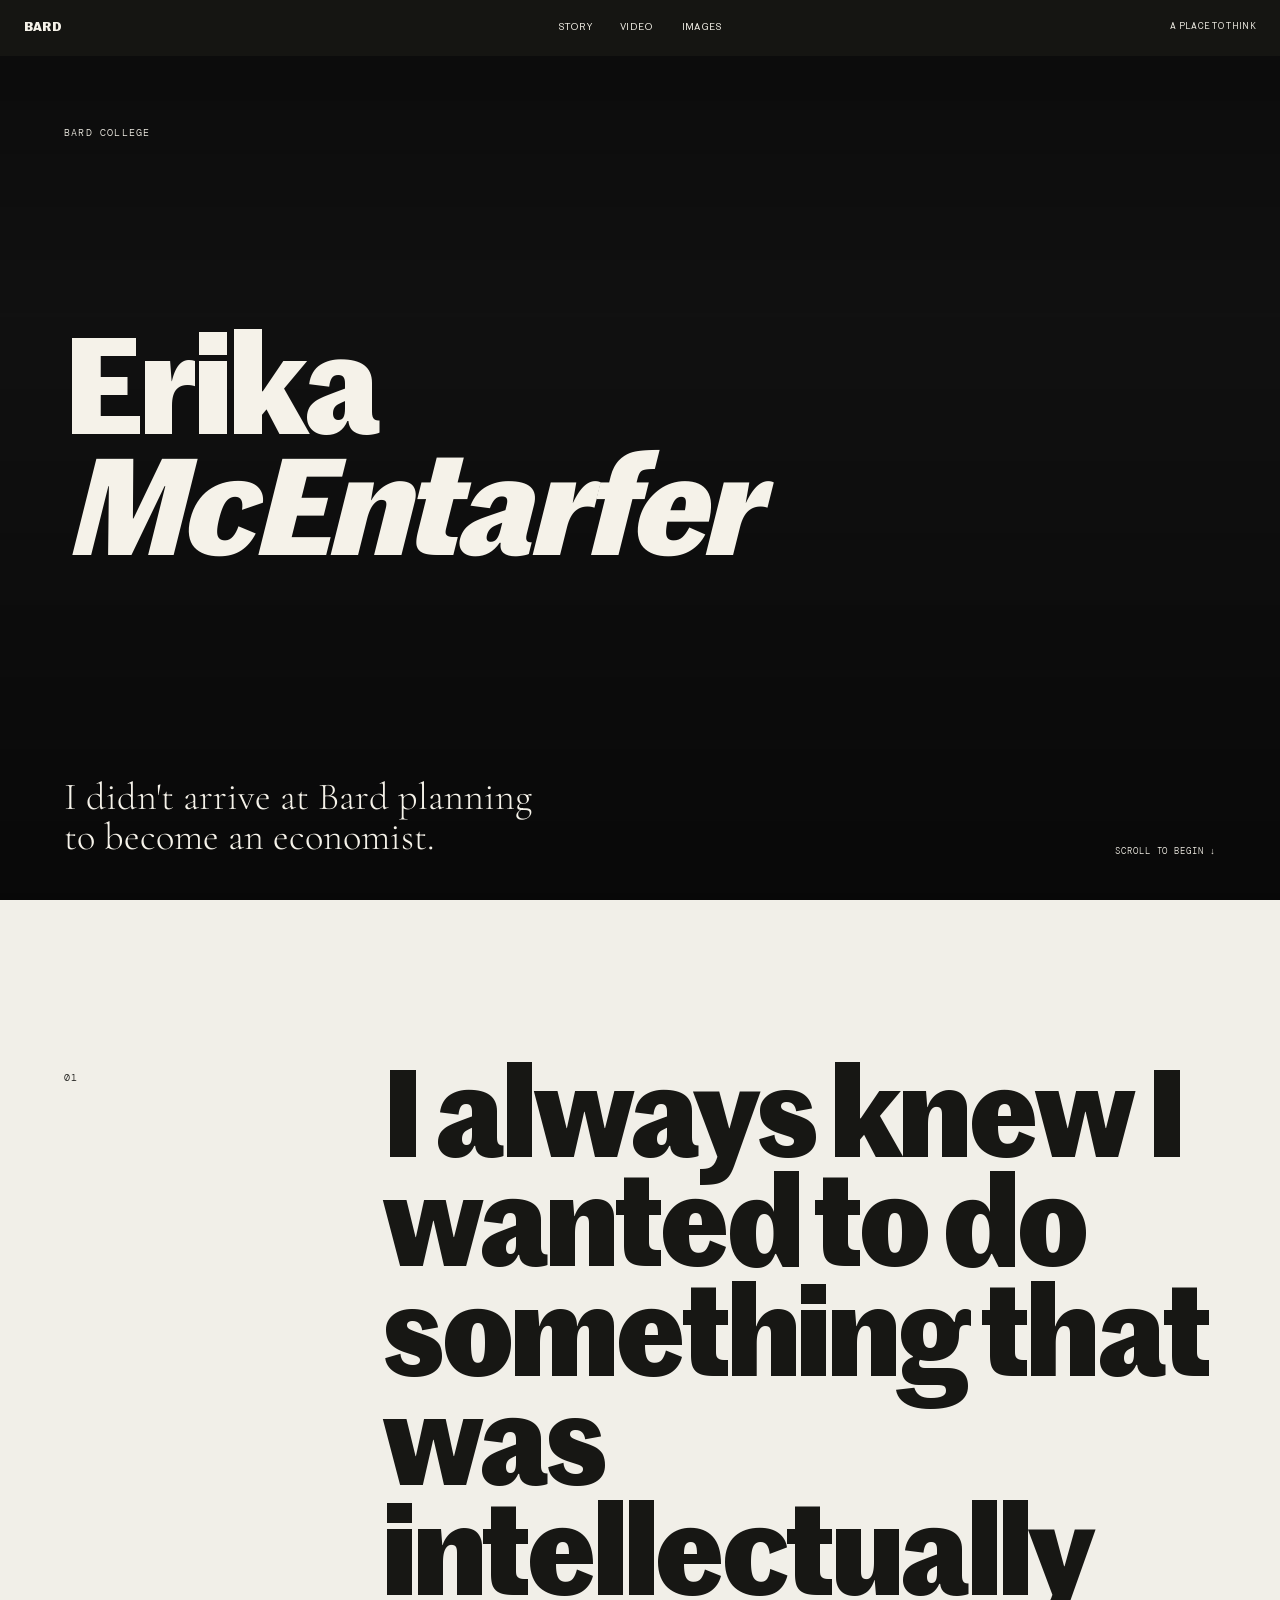
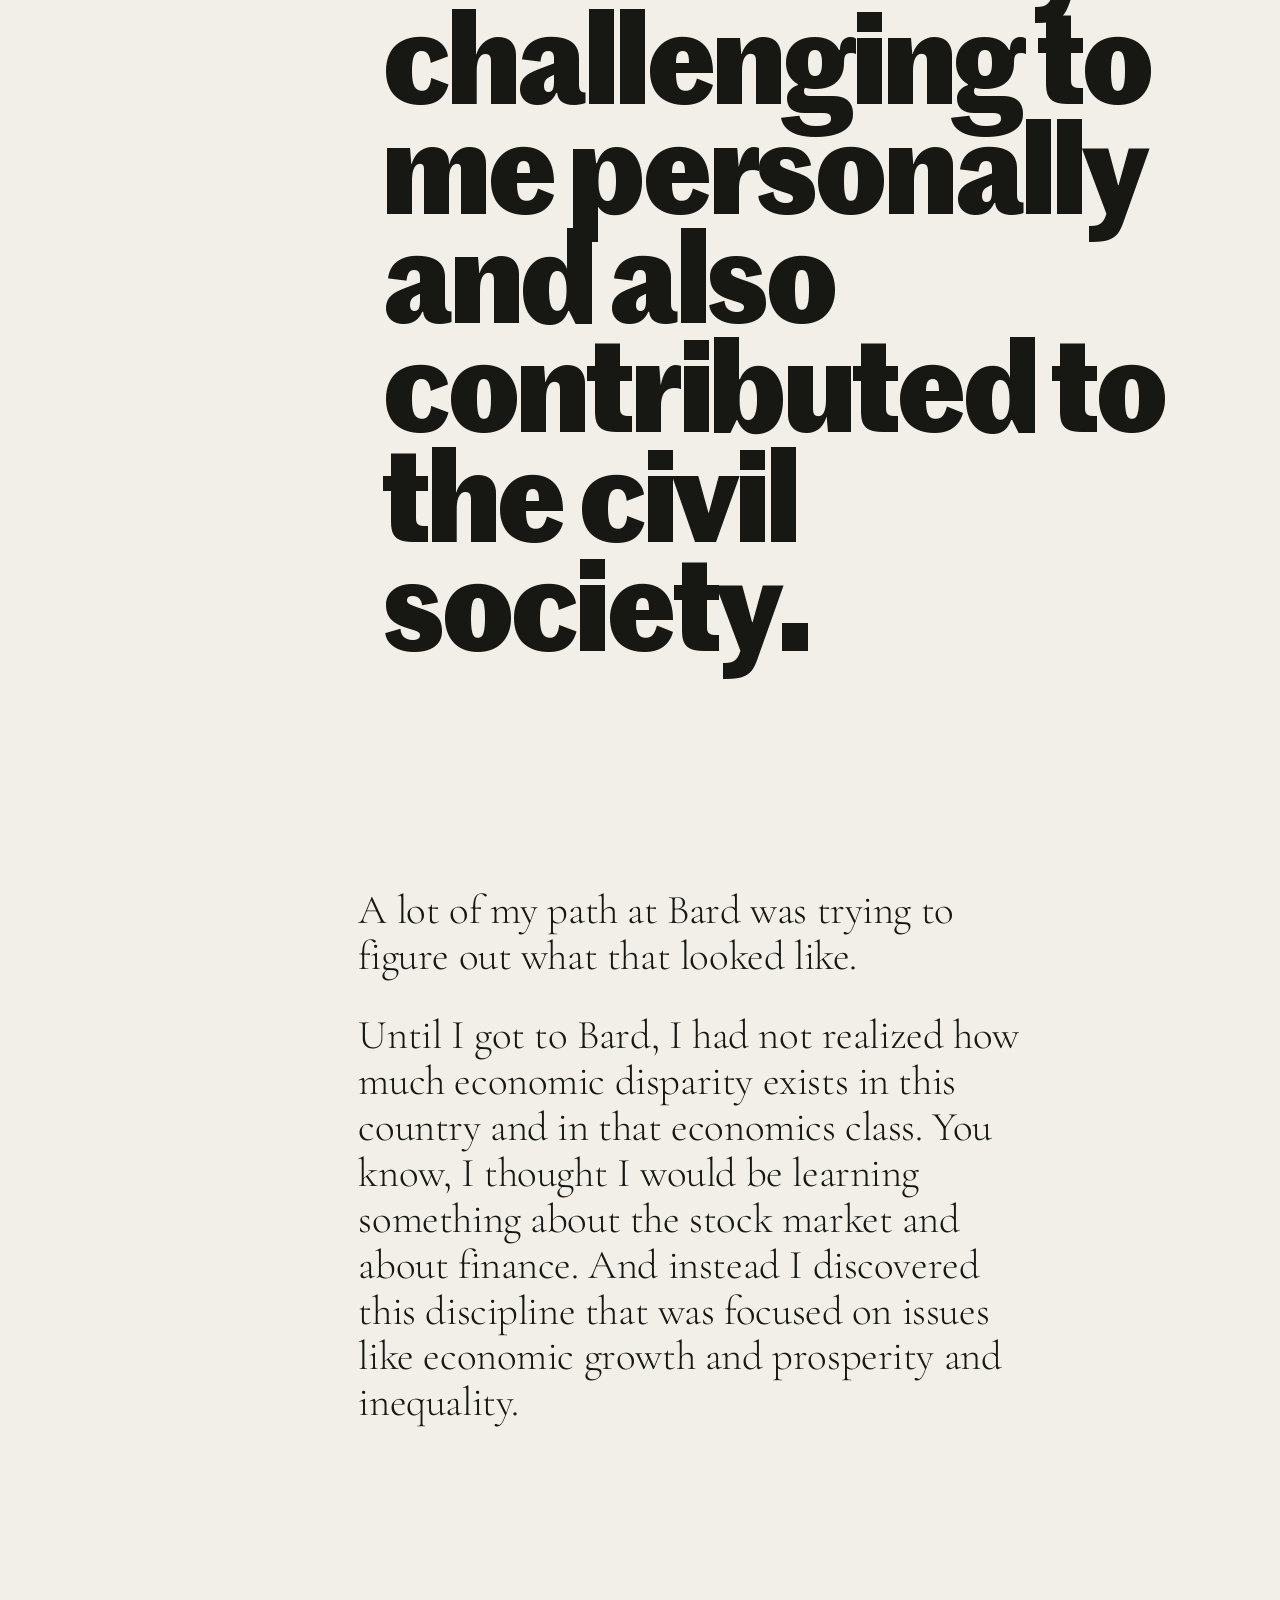
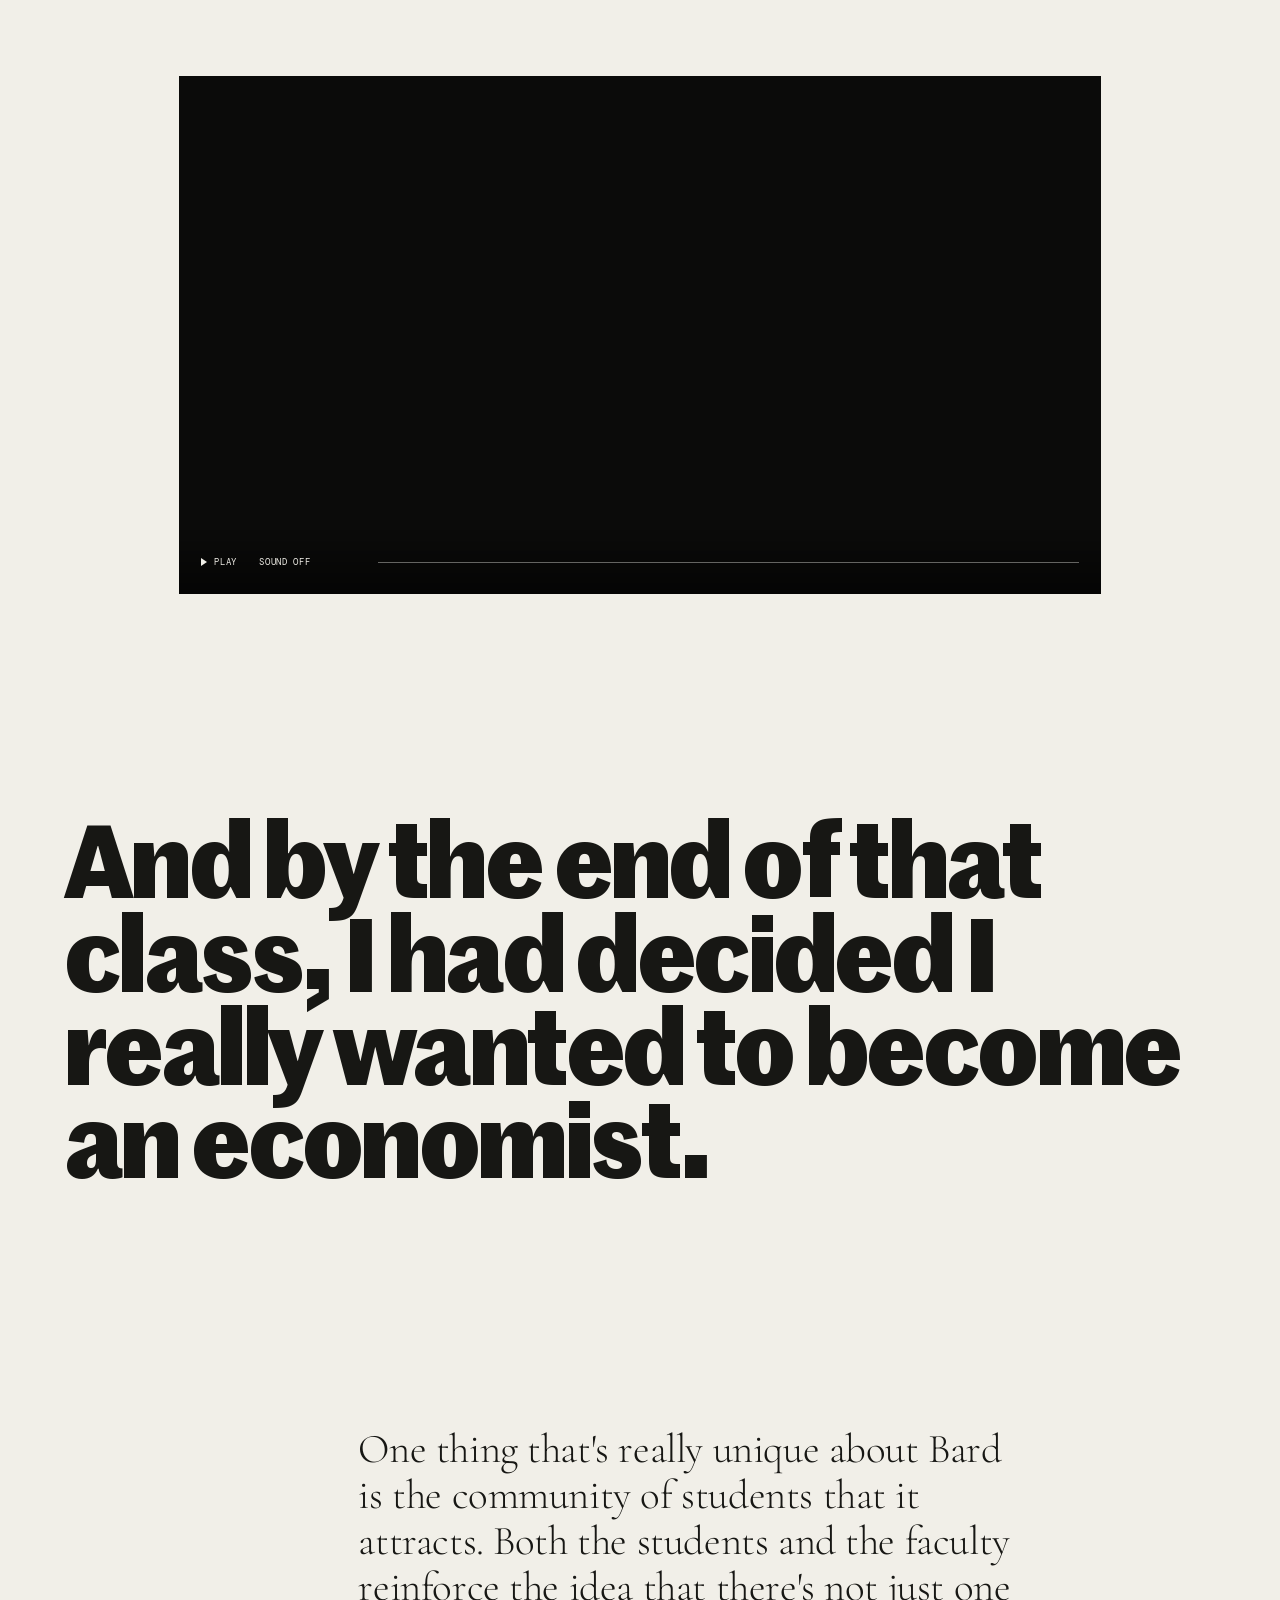
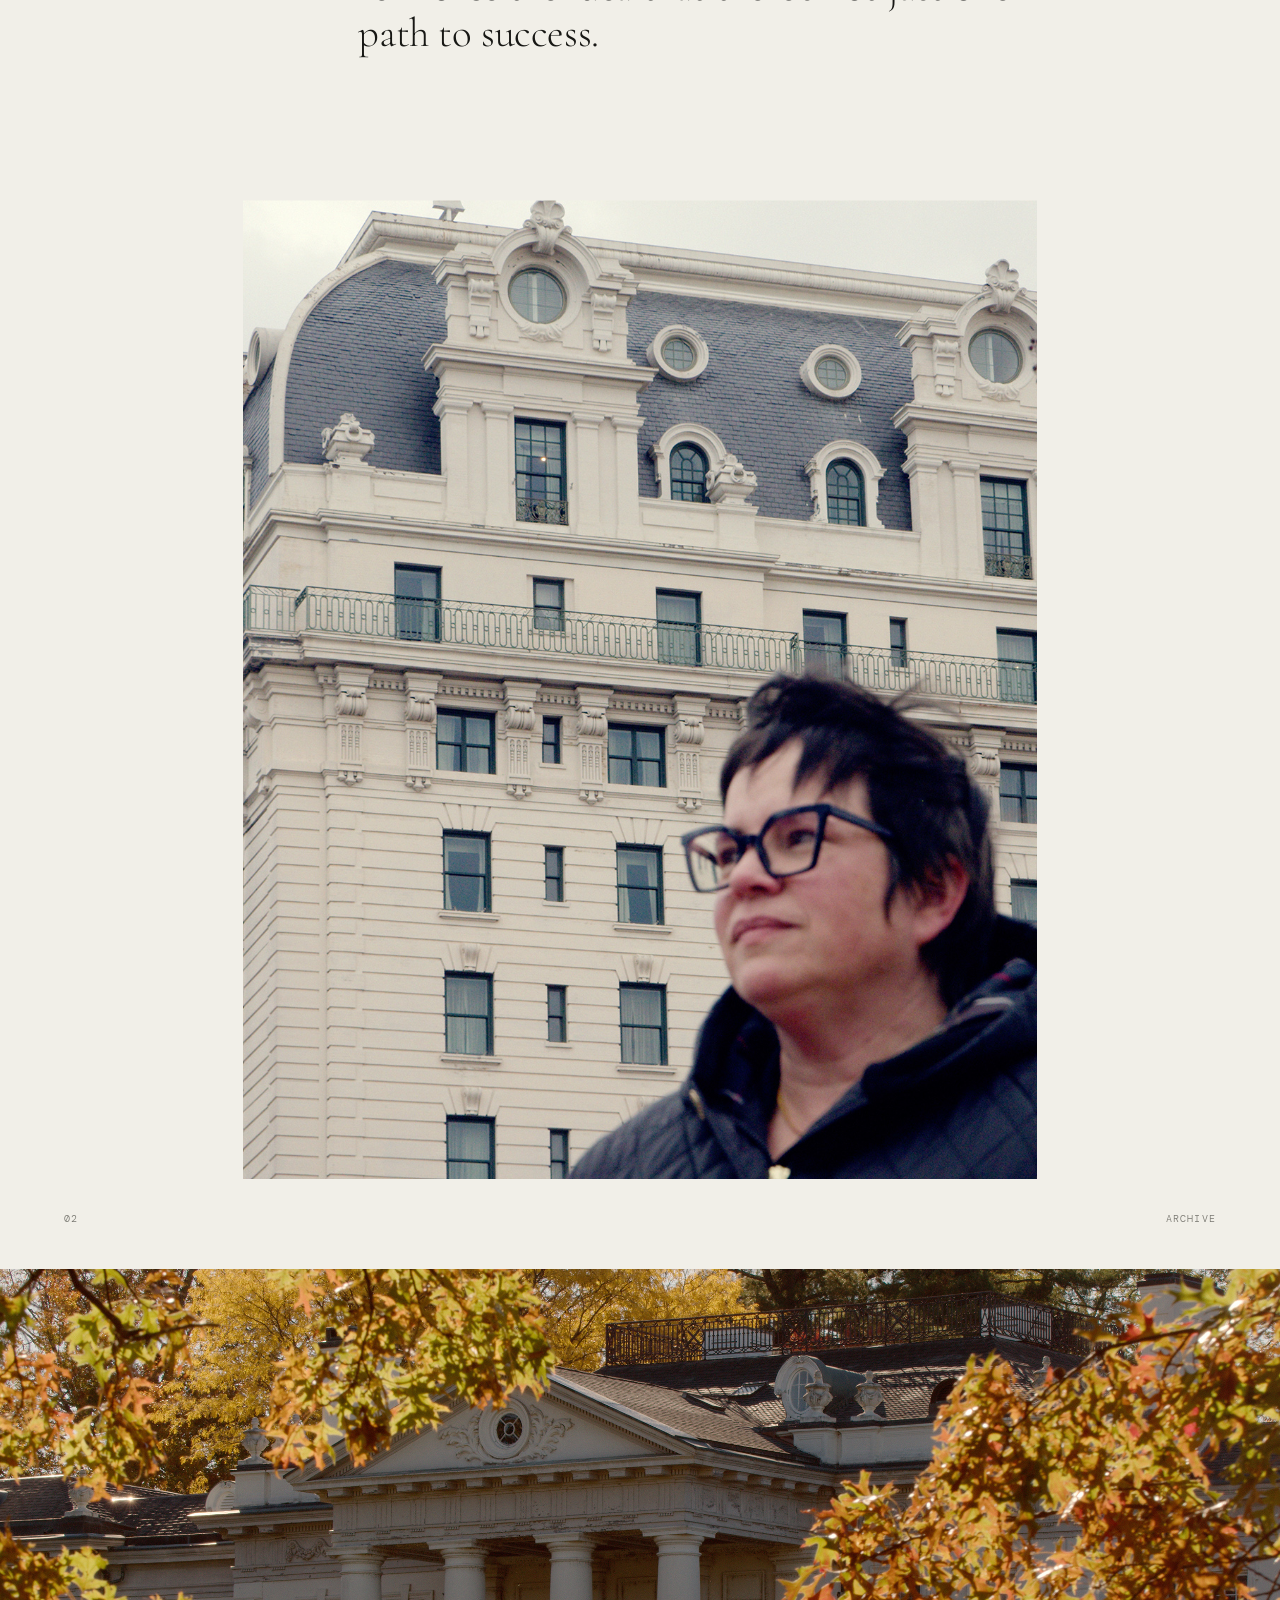
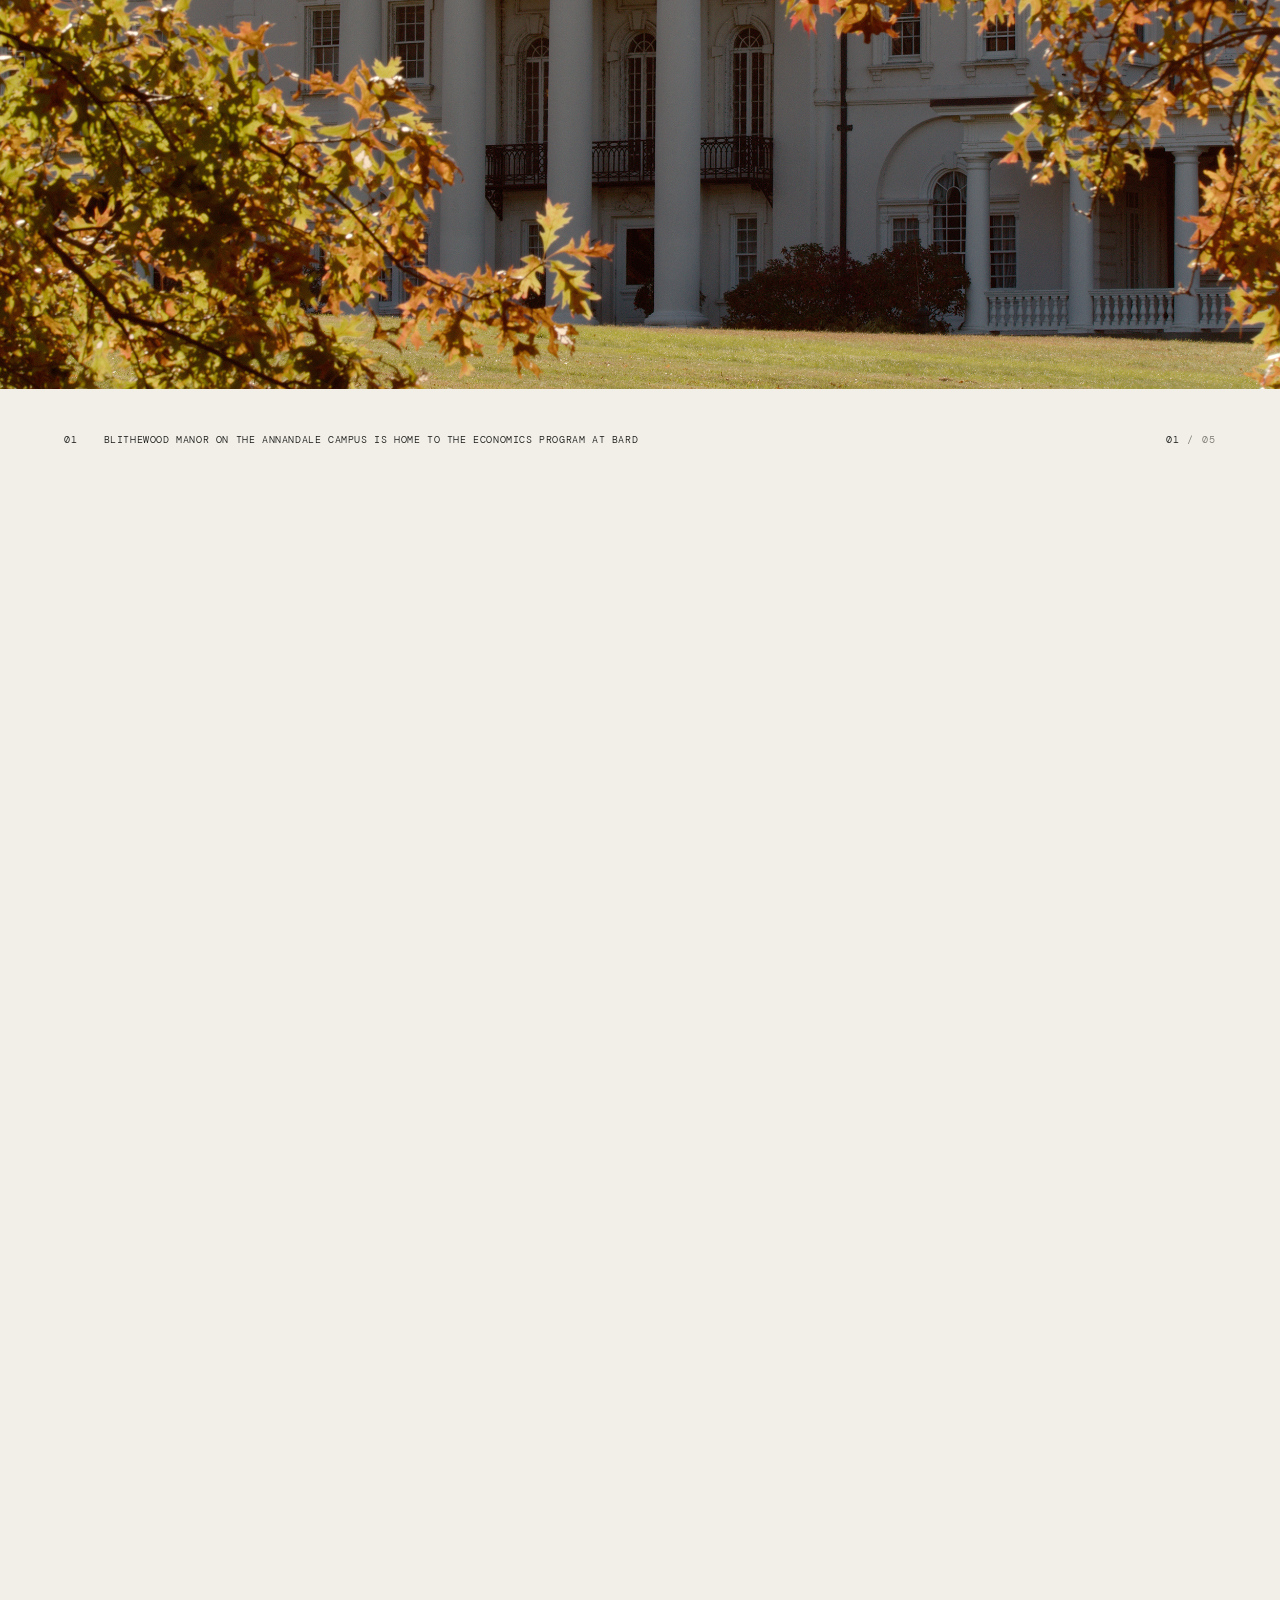
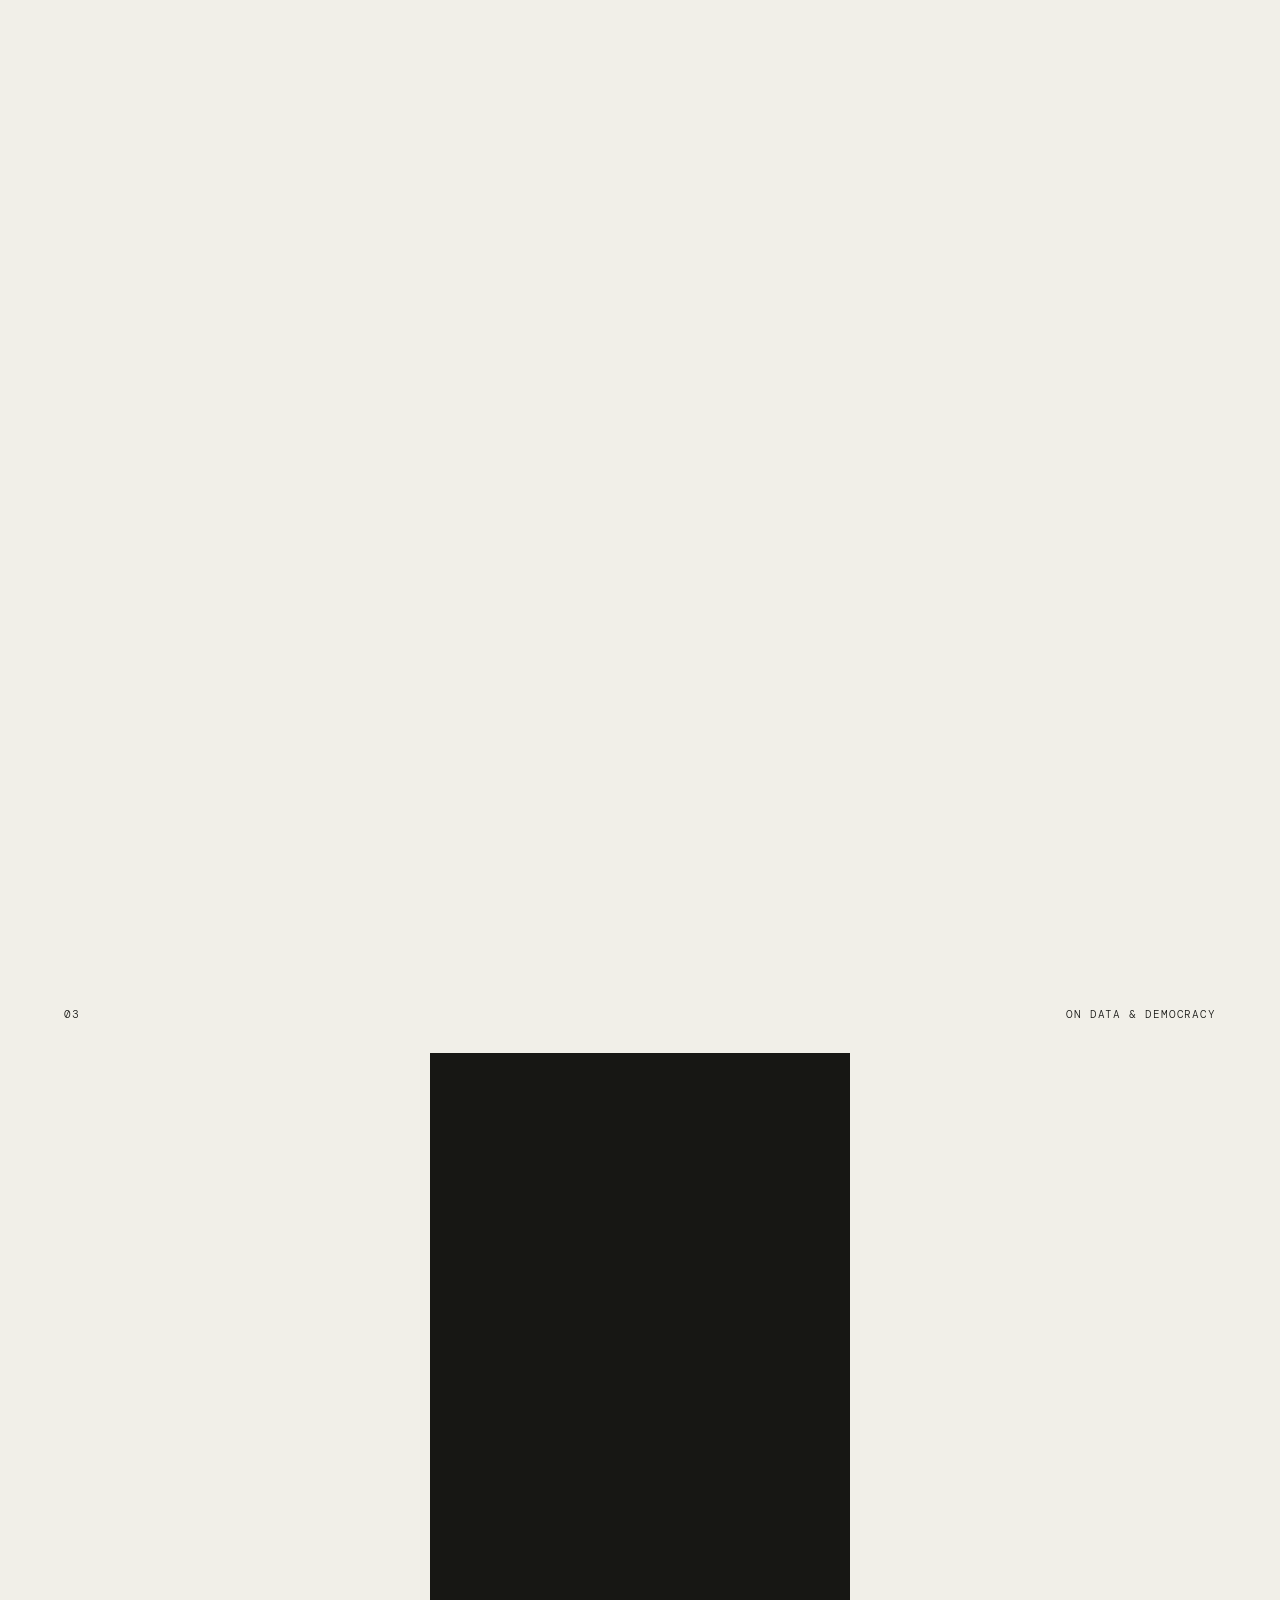
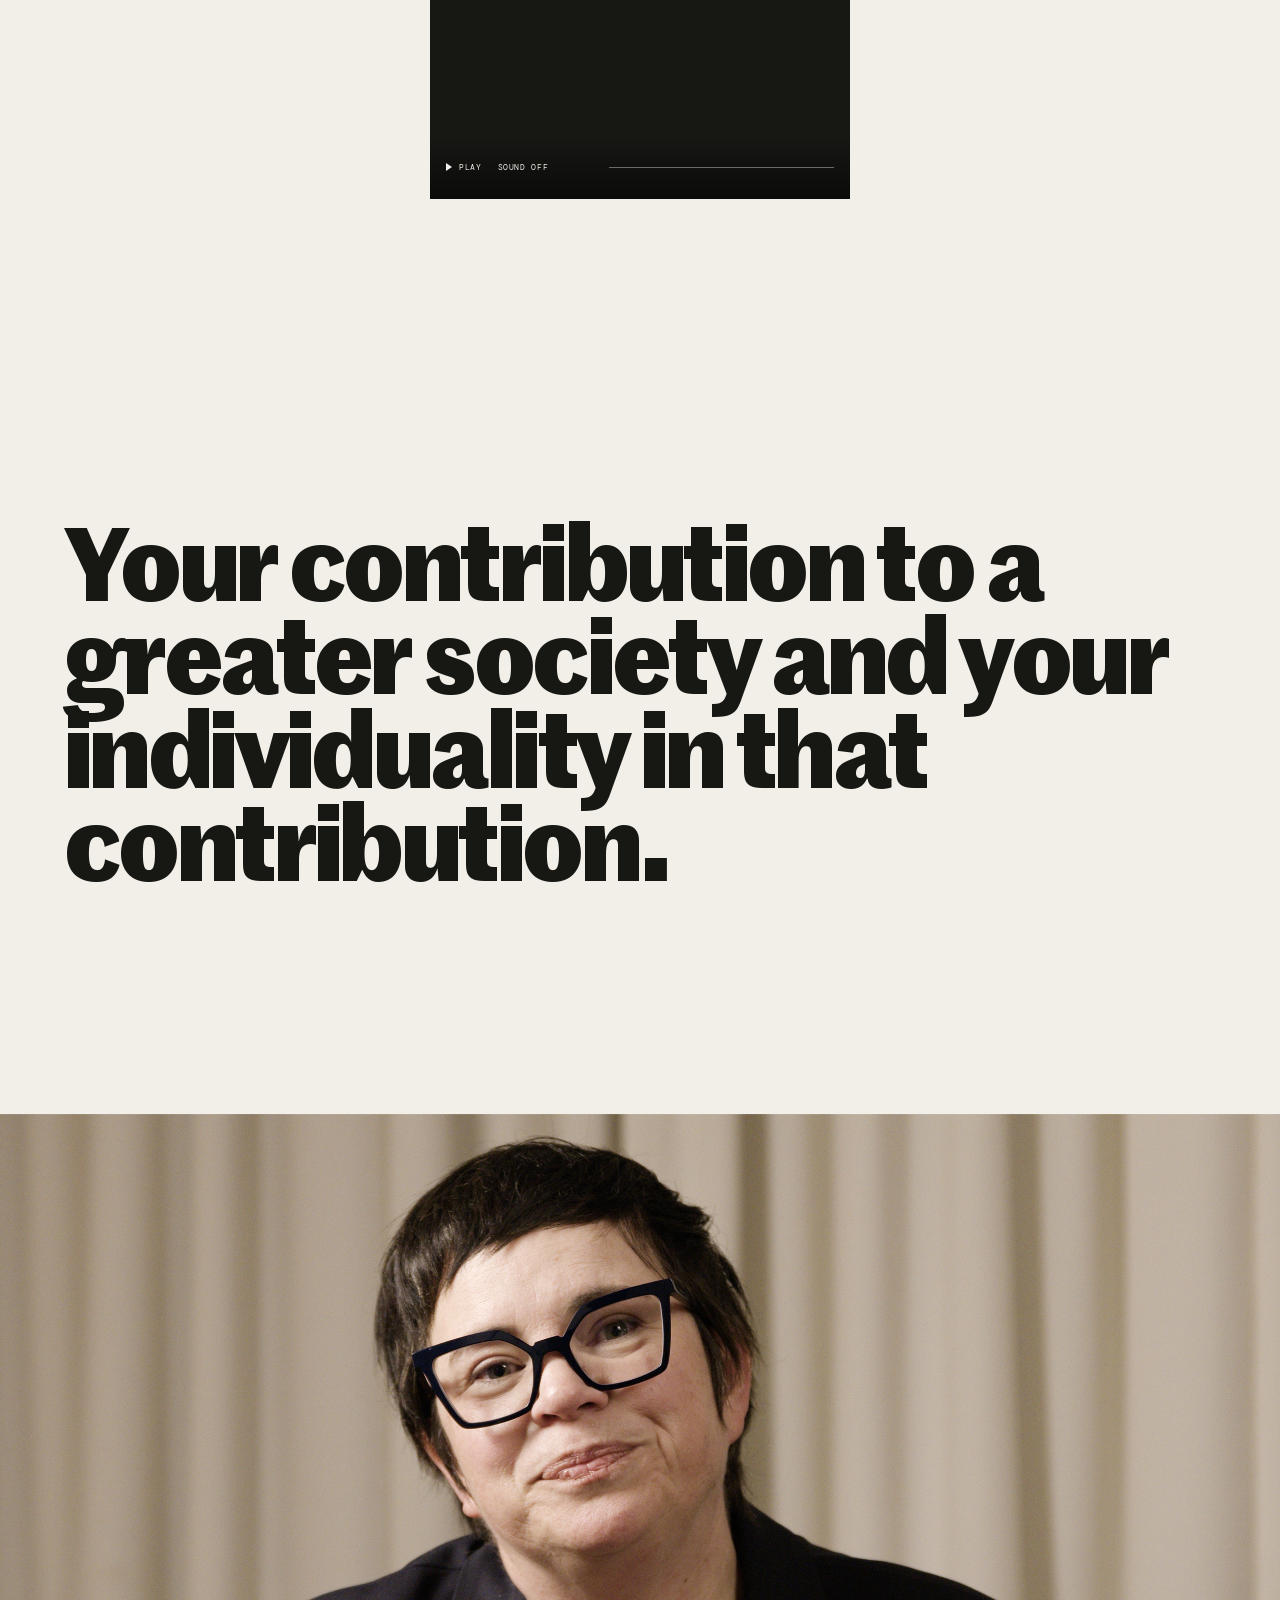
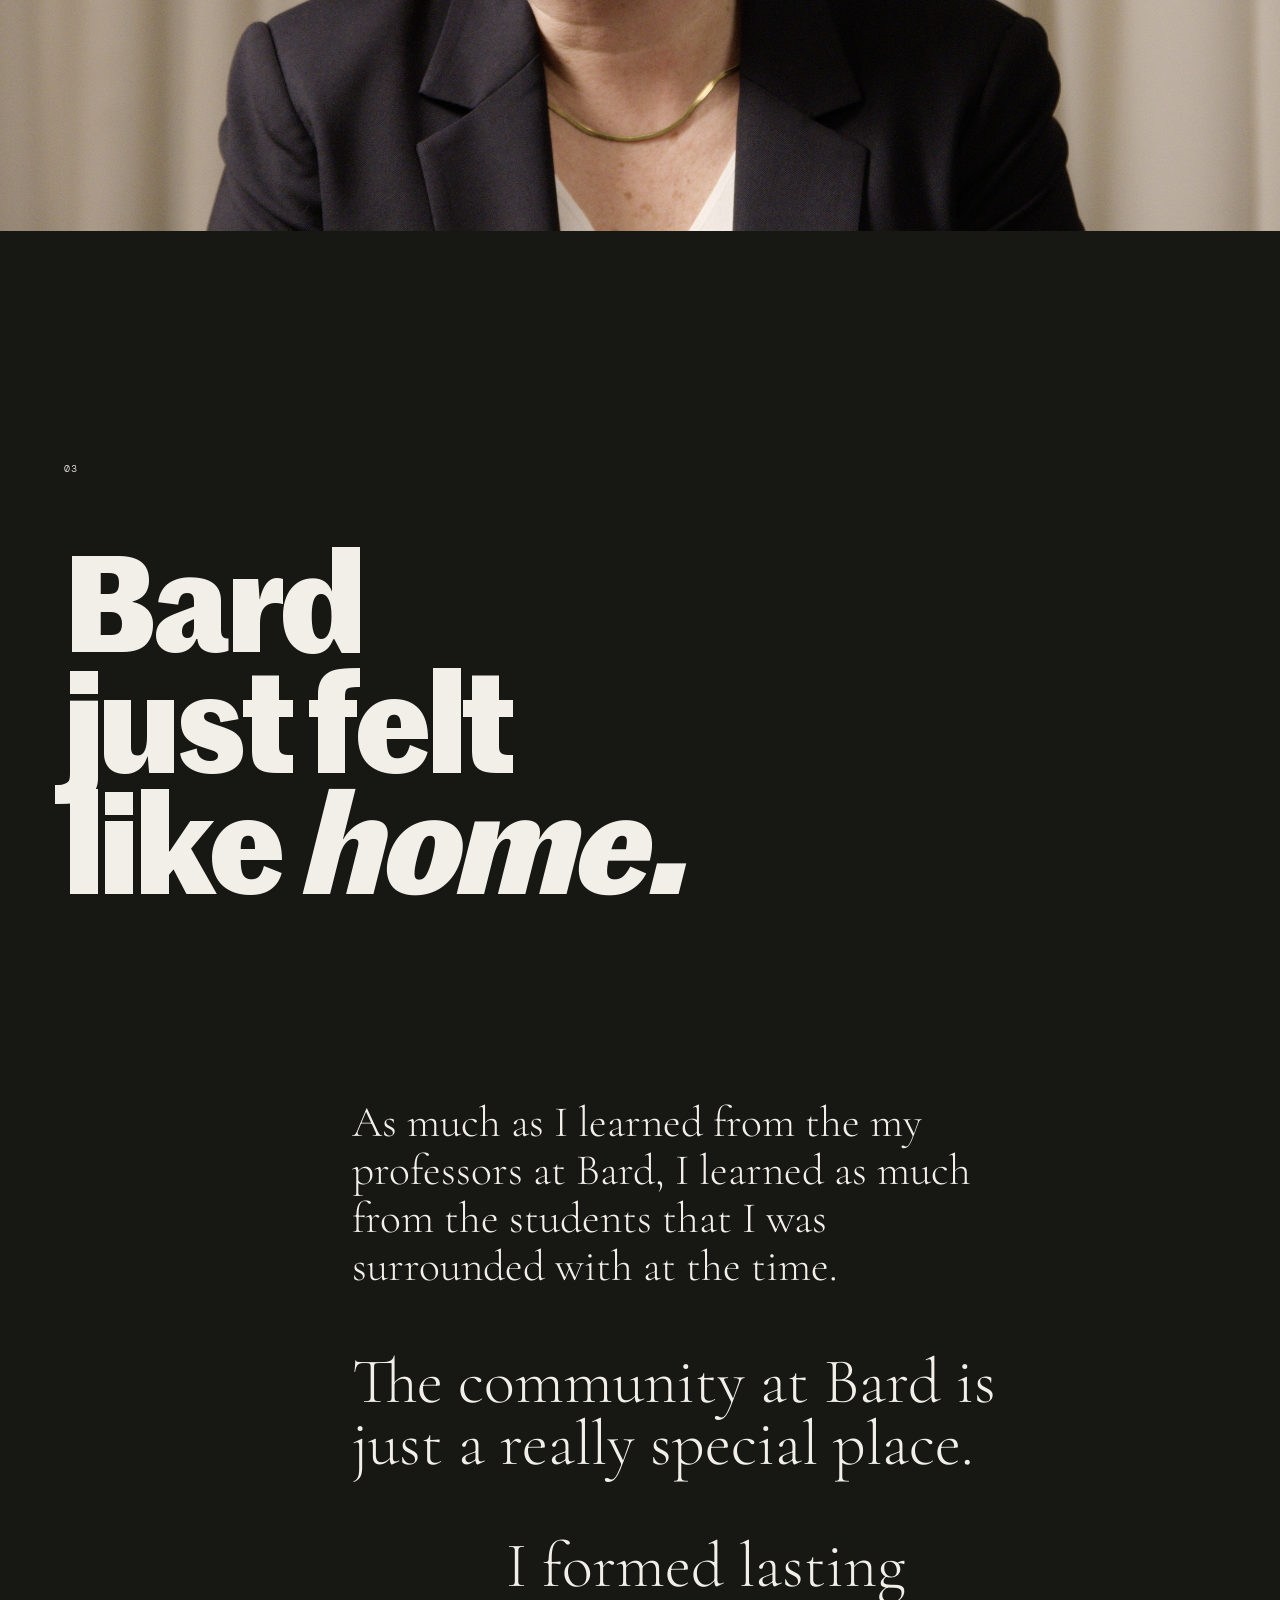
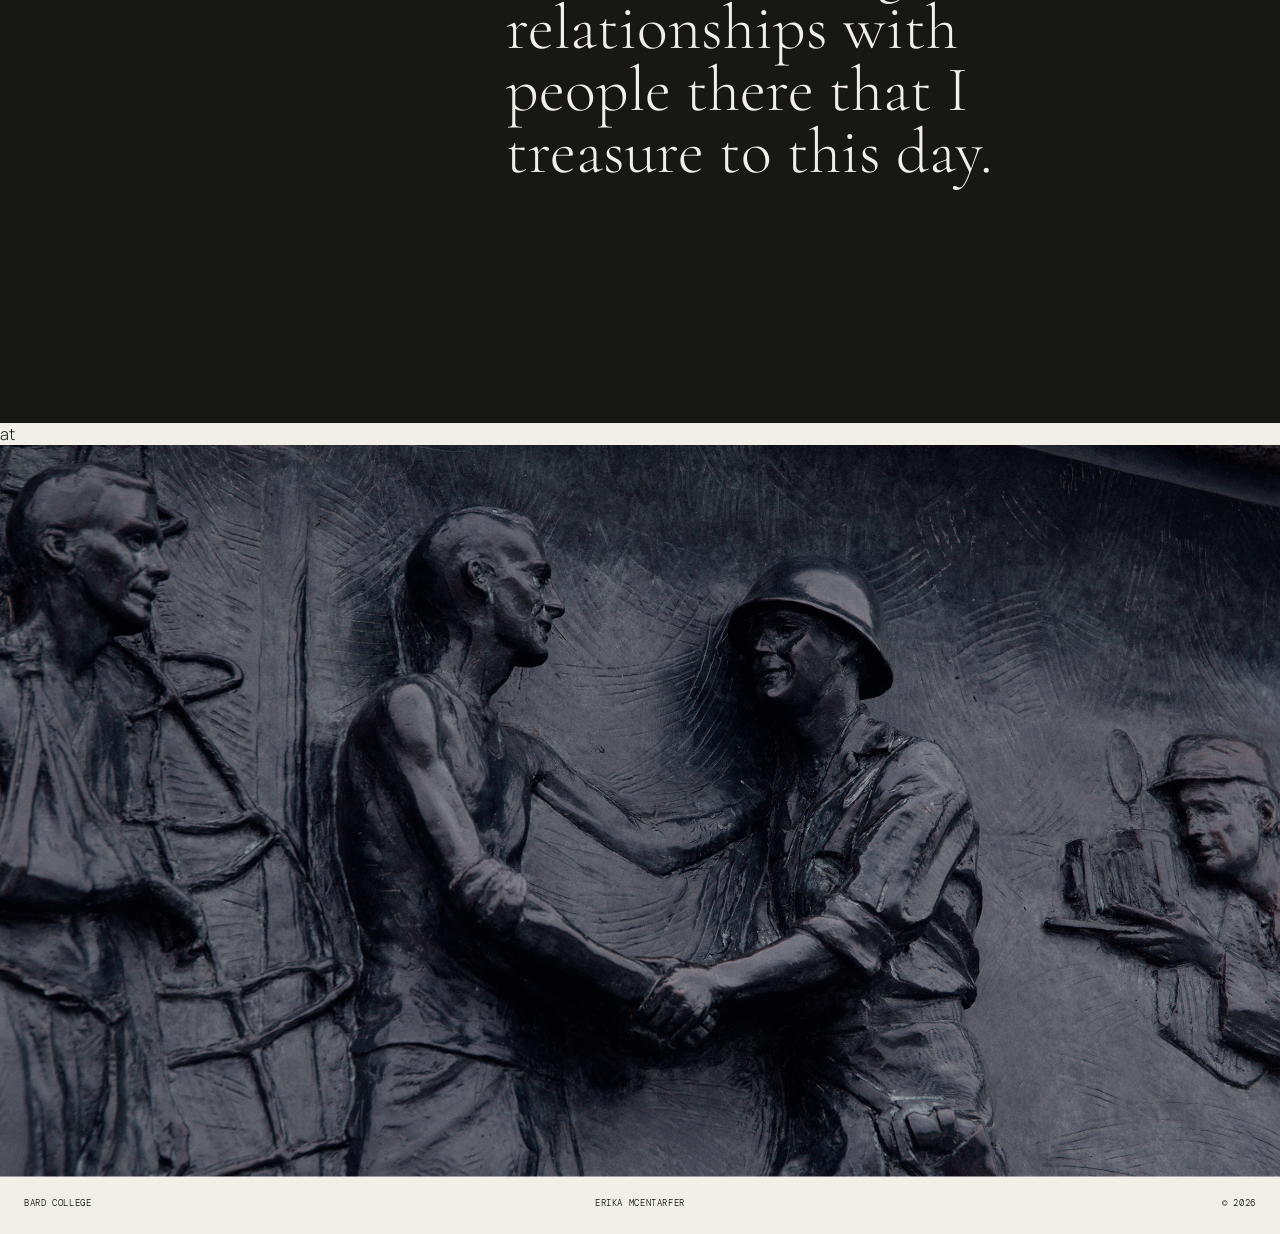
<file: erikamcentarfer.html>
<!DOCTYPE html>

<html lang="en">

<head>


<meta charset="UTF-8">

<meta
    name="viewport"
    content="width=device-width, initial-scale=1.0"
>

<title>Erika McEntarfer</title>

<meta
    name="description"
    content="Erika McEntarfer, Bard alum, class of 1995."
>

<link rel="preconnect" href="https://fonts.googleapis.com">

<link rel="preconnect" href="https://fonts.gstatic.com" crossorigin>

<link
    href="https://fonts.googleapis.com/css2?family=Cormorant+Garamond:ital,wght@0,400;0,500;0,600;1,400;1,500&family=DM+Mono:wght@300;400&family=Manrope:wght@300;400;500;600&display=swap"
    rel="stylesheet"
>

<link rel="stylesheet" href="style.css">


</head>

<body>


<!-- ============================================================
     HEADER
     ============================================================ -->

  <header class="site-header">

    <div class="site-mark-wrap">

        <button
            class="site-mark"
            id="siteMenuButton"
            type="button"
            aria-expanded="false"
            aria-controls="siteDropdown"
        >
            BARD
        </button>

        <div
            class="site-dropdown"
            id="siteDropdown"
        ></div>

    </div>

    <nav class="site-nav">
        <a href="#story">Story</a>
        <a href="#video">Video</a>
        <a href="#images">Images</a>
    </nav>

    <div class="header-meta">
        A PLACE TO THINK
    </div>

</header>



<main id="top">


    <!-- ========================================================
         HERO
         ======================================================== -->

    <section class="hero">

        <div class="hero-video">

            <!-- REPLACE THIS VIMEO ID -->

              <iframe
                        src="https://player.vimeo.com/video/1229235744?h=e6115bb4af&autoplay=1&muted=1&loop=1&background=1&title=0&byline=0&portrait=0"
                        title="Bard — Library Walk"
                        frameborder="0"
                        allow="autoplay; fullscreen; picture-in-picture"
                        allowfullscreen>
                    </iframe>

        </div>


        <div class="hero-overlay"></div>


        <div class="hero-content">

            <p class="eyebrow">
                BARD COLLEGE
            </p>


            <h1>
                Erika<br>
                <em>McEntarfer</em>
            </h1>


            <div class="hero-bottom">

                <p class="hero-intro">
          I didn't arrive at Bard planning to become an economist.
                </p>

                <span class="scroll-note">
                    SCROLL TO BEGIN ↓
                </span>

            </div>

        </div>

    </section>



    <!-- ========================================================
         STORY
         ======================================================== -->

    <section class="story" id="story">


        <!-- ====================================================
             INTRO
             ==================================================== -->

        <div class="story-intro" id="economics">

            <div class="story-number">
                01
            </div>

            <h2>
                                         I always knew I wanted to do something that was intellectually challenging to me personally and also contributed to the civil society.

            </h2>

        </div>



        <!-- ====================================================
             TEXT
             ==================================================== -->

        <article class="text-block">

            <p class="dropcap">
            </p>

            <p>
           A lot of my path at Bard was trying to figure out what that looked like. </p>
           <p>
           Until I got to Bard, I had not realized how much economic disparity exists in this country and in that economics class. You know, I thought I would be learning something about the stock market and about finance. And instead I discovered this discipline that was focused on issues like economic growth and prosperity and inequality.
         </p>

        </article>



        <!-- ====================================================
             INSET VIDEO
             ==================================================== -->

        <section class="inset-video-section" id="video">



            <div class="inset-video">

                <div class="inset-video-frame">

                    <!-- REPLACE THIS VIMEO ID -->

              <iframe
                        src="https://player.vimeo.com/video/1228220545?h=0a1e8bd5f1&autoplay=1&muted=1&loop=1&background=1&title=0&byline=0&portrait=0"
                        title="Bard — Library Walk"
                        frameborder="0"
                        allow="autoplay; fullscreen; picture-in-picture"
                        allowfullscreen>
                    </iframe>


                    <div class="inset-video-controls">

                        <button
                            class="inset-video-control"
                            type="button"
                            aria-label="Play video"
                            aria-pressed="false"
                        >
                            <span class="play-icon"></span>
                            <span>Play</span>
                        </button>


                        <button
                            class="inset-video-audio"
                            type="button"
                            aria-label="Turn sound on"
                            aria-pressed="false"
                        >

                            <span class="audio-icon audio-muted"></span>

                            <span class="audio-icon audio-on"></span>

                        </button>


                        <div
                            class="inset-video-progress"
                            role="slider"
                            tabindex="0"
                            aria-valuemin="0"
                            aria-valuemax="100"
                            aria-valuenow="0"
                            aria-label="Video progress"
                        >

                            <div class="inset-video-progress-track">

                                <div class="inset-video-progress-fill"></div>

                            </div>

                        </div>

                    </div>

                </div>




            </div>

        </section>




        <!-- ====================================================
             STATEMENT
             ==================================================== -->

        <section class="statement">

            <p>                And by the end of that class, I had decided I really wanted to become an economist.

            </p>

    
        </section>



        <!-- ====================================================
             TEXT
             ==================================================== -->

        <article class="text-block">

    
            <p>
                One thing that's really unique about Bard is the community of students that it attracts. Both the students and the faculty reinforce the idea that there's not just one path to success.
            </p>

        </article>



        <!-- ====================================================
             IMAGE 02
             ==================================================== -->

        <figure class="editorial-image image-tall-large">

            <img
                src="images/erika02.jpg"
                alt="Erika McEntarfer"
                loading="lazy"
            >

        </figure>




<!-- ====================================================
     SCROLL-DRIVEN IMAGE GALLERY
     ==================================================== -->

<section class="image-scroll-section">

    <div class="image-scroll-sticky">

        <div class="image-scroll-header">
            <span>02</span>
            <span>ARCHIVE</span>
        </div>


        <div class="image-scroll-content" id="images">

            <div class="image-scroll-stage">

                <figure class="image-scroll-item active">
                    <img
                        src="images/erika-gallery01.jpg"
                        alt="Bard College"
                        loading="lazy"
                    >
                </figure>

                <figure class="image-scroll-item">
                    <img
                        src="images/erika-gallery02.jpg"
                        alt="Bard College"
                        loading="lazy"
                    >
                </figure>

                <figure class="image-scroll-item">
                    <img
                        src="images/erika-gallery03.jpg"
                        alt="Bard College"
                        loading="lazy"
                    >
                </figure>

                <figure class="image-scroll-item">
                    <img
                        src="images/erika-gallery04.jpg"
                        alt="Bard College"
                        loading="lazy"
                    >
                </figure>

                <figure class="image-scroll-item">
                    <img
                        src="images/erika-gallery05.jpg"
                        alt="Bard College"
                        loading="lazy"
                    >
                </figure>

            </div>


            <div class="image-scroll-caption">

                <span class="caption-number"></span>

                <span class="caption-text"></span>

            </div>

        </div>


        <div class="image-scroll-counter">

            <span class="current-image">01</span>

            <span>/ 05</span>

        </div>

    </div>

</section>



<!-- ====================================================
     VERTICAL VIMEO VIDEO
     ==================================================== -->

<section class="vertical-video-section">

    <div class="vertical-video-header">
        <span>03</span>
        <span>ON DATA & DEMOCRACY</span>
    </div>

    <div class="vertical-video-frame">

        <iframe
            src="https://player.vimeo.com/video/1234406560?h=3f91a41df7&autoplay=1&muted=1&loop=1&background=1&title=0&byline=0&portrait=0"
            title="Erika McEntarfer — Data & Democracy"
            frameborder="0"
            allow="autoplay; fullscreen; picture-in-picture"
            allowfullscreen>
        </iframe>

        <div class="inset-video-controls">

            <button
                class="inset-video-control"
                type="button"
                aria-label="Play video"
                aria-pressed="false"
            >
                <span class="play-icon"></span>
                <span>Play</span>
            </button>

            <button
                class="inset-video-audio"
                type="button"
                aria-label="Turn sound on"
                aria-pressed="false"
            >
                <span class="audio-icon audio-muted"></span>
                <span class="audio-icon audio-on"></span>
            </button>

            <div
                class="inset-video-progress"
                role="slider"
                tabindex="0"
                aria-valuemin="0"
                aria-valuemax="100"
                aria-valuenow="0"
                aria-label="Video progress"
            >
                <div class="inset-video-progress-track">
                    <div class="inset-video-progress-fill"></div>
                </div>
            </div>

        </div>

    </div>

</section>





        <!-- ====================================================
             SECOND STATEMENT
             ==================================================== -->

        <section class="statement statement-large">

            <p>
                Your contribution to a greater society and your individuality in that contribution.
            </p>

        </section>

        <figure class="editorial-image image-full">

            <img
                src="images/erika01.jpg"
                alt="Erika McEntarfer"
                loading="lazy"
            >

        </figure>




        <!-- ====================================================
             FINAL TEXT
             ==================================================== -->





        <!-- ====================================================
             ENDING
             ==================================================== -->

        <section class="ending">

            <div class="ending-number">
                03
            </div>


            <h2>
                Bard<br>
                just felt<br>
                like <em>home.</em>
            </h2>


            <article class="ending-text">

                <p>
                    As much as I learned from the my professors at Bard, I learned as much from the students that I was surrounded with at the time.
                </p>

                <p class="final-line">
                    The community at Bard is just a really special place.
                </p>

                <p class="final-line final-line-last">
                    I formed lasting relationships with people there that I treasure to this day.
                </p>

            </article>

        </section>at




        <!-- ====================================================
             FINAL IMAGE
             ==================================================== -->

        <figure class="editorial-image image-full">

            <img
                src="images/erika07.jpg"
                alt="Erika McEntarfer"
                loading="lazy"
            >

        </figure>


    </section>



    <!-- ========================================================
         FOOTER
         ======================================================== -->

    <footer class="site-footer">

        <div>
            BARD COLLEGE
        </div>

        <div>
            ERIKA MCENTARFER
        </div>

        <div>
            © 2026
        </div>

    </footer>


</main>



<!-- ============================================================
     VIMEO API
     ============================================================ -->

<script src="https://player.vimeo.com/api/player.js"></script>

<script src="script.js"></script>


</body>

</html>
</file>
<file: style.css>
/* ============================================================
   BARD — A DIFFERENT KIND OF BEGINNING
   ============================================================ */


/* ============================================================
   RESET
   ============================================================ */

*,
*::before,
*::after {
    margin: 0;
    padding: 0;
    box-sizing: border-box;
}


/* ============================================================
   MARR SANS
   ============================================================ */

@font-face {
    font-family: "Marr Sans";
    src: url("fonts/MarrSans-Regular.woff2") format("woff2");
    font-weight: 400;
    font-style: normal;
    font-display: swap;
}

@font-face {
    font-family: "Marr Sans";
    src: url("fonts/MarrSans-Bold.woff2") format("woff2");
    font-weight: 700;
    font-style: normal;
    font-display: swap;
}


/* ============================================================
   BASE
   ============================================================ */

html {
    scroll-behavior: smooth;
}

body {
    background: #f1efe8;
    color: #171714;

    font-family: "Manrope", sans-serif;
    font-weight: 300;

    -webkit-font-smoothing: antialiased;
}

img {
    display: block;
    width: 100%;
    height: auto;
}

a {
    color: inherit;
    text-decoration: none;
}

figure {
    margin: 0;
}


/* ============================================================
   HEADER
   ============================================================ */

.site-header {
    position: fixed;
    z-index: 1000;

    top: 0;
    left: 0;

    width: 100%;

    padding: 20px 24px;

    display: grid;
    grid-template-columns: 1fr auto 1fr;
    align-items: start;

    color: #f5f2e9;

    background: rgba(23, 23, 20, .92);

    pointer-events: none;
        transition: transform .4s cubic-bezier(.2, .7, .2, 1);

}


/* ============================================================
   HEADER INTERACTION
   ============================================================ */

.site-header a,
.site-header button,
.site-header nav {
    pointer-events: auto;
}


/* ============================================================
   LEFT — BARD
   ============================================================ */

.site-mark-wrap {
    position: relative;

    width: max-content;

    justify-self: start;
}

.site-mark {
    display: block;

    appearance: none;

    margin: 0;
    padding: 0;

    border: 0;

    background: transparent;
    color: inherit;

    cursor: pointer;

    font-family: "Marr Sans", sans-serif;
    font-size: 13px;
    font-weight: 700;

    letter-spacing: .015em;
    line-height: 1.25;

    text-transform: uppercase;
}


/* ============================================================
   CENTER — NAVIGATION
   ============================================================ */

.site-nav {
    display: flex;

    justify-self: center;

    gap: 28px;

    font-family: "Marr Sans", sans-serif;
    font-size: 10px;
    font-weight: 400;

    letter-spacing: .035em;
    line-height: 1.5;

    text-transform: uppercase;
}

.site-nav a {
    display: block;

    color: inherit;

    transition: opacity .25s ease;
}

.site-nav a:hover {
    opacity: .5;
}


/* ============================================================
   RIGHT — A PLACE TO THINK
   ============================================================ */

.header-meta {
    justify-self: end;

    text-align: right;

    color: inherit;

    font-family: "Marr Sans", sans-serif;
    font-size: 9px;
    font-weight: 400;

    letter-spacing: .035em;
    line-height: 1.45;

    text-transform: uppercase;
}


/* ============================================================
   BARD DROPDOWN
   ============================================================ */

.site-dropdown {
    position: absolute;

    top: calc(100% + 14px);
    left: 0;

    min-width: 230px;

    padding: 10px 0;

    background: #f1efe8;
    color: #171714;

    opacity: 0;
    visibility: hidden;

    transform: translateY(-5px);

    transition:
        opacity .2s ease,
        transform .2s ease,
        visibility .2s ease;

    pointer-events: none;

    z-index: 2000;
}

.site-mark-wrap.is-open .site-dropdown {
    opacity: 1;
    visibility: visible;

    transform: translateY(0);

    pointer-events: auto;
}

.site-dropdown a {
    display: block;

    padding: 7px 18px;

    color: #171714;

    font-family: "Marr Sans", sans-serif;
    font-size: 11px;
    font-weight: 400;

    letter-spacing: .015em;
    line-height: 1.5;

    white-space: nowrap;

    transition: opacity .2s ease;
}

.site-dropdown a:hover {
    opacity: .5;
}


/* ============================================================
   HERO
   ============================================================ */

.hero {
    position: relative;

    width: 100%;
    height: 100svh;
    min-height: 680px;

    overflow: hidden;

    background: #111;
    color: #f5f2e9;
}


/* ============================================================
   HERO VIDEO
   ============================================================ */

.hero-video {
    position: absolute;

    inset: 0;

    width: 100%;
    height: 100%;

    overflow: hidden;

    z-index: 1;

    pointer-events: none;
}

.hero-video iframe {
    position: absolute;

    top: 50%;
    left: 50%;

    width: 100vw;
    height: 56.25vw;

    min-width: 177.78vh;
    min-height: 100vh;

    transform: translate(-50%, -50%);

    border: 0;

    pointer-events: none;
}


/* ============================================================
   HERO OVERLAY
   ============================================================ */

.hero-overlay {
    position: absolute;

    inset: 0;

    z-index: 2;

    background:
        linear-gradient(
            to bottom,
            rgba(0, 0, 0, .35),
            transparent 35%,
            rgba(0, 0, 0, .48)
        );

    pointer-events: none;
}


/* ============================================================
   HERO CONTENT
   ============================================================ */

.hero-content {
    position: absolute;

    inset: 0;

    z-index: 3;

    padding: 125px 5vw 42px;

    display: flex;
    flex-direction: column;
    justify-content: space-between;

    pointer-events: none;
}

.hero-content a,
.hero-content button {
    pointer-events: auto;
}


/* ============================================================
   HERO TYPOGRAPHY
   ============================================================ */

.eyebrow {
    font-family: "DM Mono", monospace;

    font-size: 10px;

    letter-spacing: .12em;
    line-height: 1.5;
}

.hero h1 {
    max-width: 1050px;

    font-family: "Marr Sans", sans-serif;

    font-size: clamp(70px, 10.5vw, 165px);
    font-weight: 700;

    line-height: .9;
    letter-spacing: -.035em;
}

.hero h1 em {
    font-weight: 700;
}

.hero-bottom {
    display: flex;

    justify-content: space-between;
    align-items: end;

    gap: 40px;
}

.hero-intro {
    max-width: 480px;

    font-family: "Cormorant Garamond", serif;

    font-size: clamp(25px, 3vw, 43px);

    line-height: 1.04;
}

.scroll-note {
    font-family: "DM Mono", monospace;

    font-size: 9px;

    letter-spacing: .1em;
    line-height: 1.5;

    white-space: nowrap;
}


/* ============================================================
   STORY
   ============================================================ */

.story {
    width: 100%;
}

.story-intro,
.chapter-break {
    padding: 170px 5vw 120px;
}

.story-intro {
    display: grid;

    grid-template-columns: 1fr 3fr;

    gap: 40px;
}

.story-number,
.chapter-break > span,
.ending-number {
    font-family: "DM Mono", monospace;

    font-size: 10px;

    letter-spacing: .1em;
    line-height: 1.5;
}

.story-intro h2,
.chapter-break h2 {
    max-width: 1100px;

    font-family: "Marr Sans", sans-serif;

    font-weight: 700;

    font-size: clamp(65px, 9.5vw, 150px);

    line-height: .9;
    letter-spacing: -.035em;
}

.chapter-break {
    display: grid;

    grid-template-columns: 1fr 3fr;

    gap: 40px;

    padding-top: 230px;
    padding-bottom: 150px;
}


/* ============================================================
   TEXT
   ============================================================ */

.text-block {
    width: 100%;

    padding: 60px 5vw 130px;

    display: grid;

    grid-template-columns: repeat(12, 1fr);

    column-gap: 2vw;
}

.text-block p {
    grid-column: 4 / 11;

    margin-bottom: 34px;

    font-family: "Cormorant Garamond", serif;

    font-size: clamp(27px, 3.2vw, 50px);

    line-height: 1.12;
    letter-spacing: -.01em;
}

.text-block p:last-child {
    margin-bottom: 0;
}

.text-block .dropcap::first-letter {
    float: left;

    font-size: 2.8em;

    line-height: .72;

    margin-right: .06em;
}

.text-block .emphasis {
    font-size: clamp(38px, 5vw, 76px);

    line-height: 1;
}


/* ============================================================
   STATEMENTS
   ============================================================ */

.statement {
    padding: 130px 5vw 170px;

    font-family: "Marr Sans", sans-serif;

    font-size: clamp(55px, 8vw, 130px);
    font-weight: 700;

    line-height: .91;
    letter-spacing: -.035em;
}

.statement p {
    max-width: 1200px;
}

.statement em {
    display: block;

    max-width: 1200px;

    margin-left: 18vw;

    font-weight: 700;
}

.statement-large {
    padding-top: 200px;
    padding-bottom: 200px;
}

.statement-large p + p {
    margin-top: 40px;
}


/* ============================================================
   IMAGES
   ============================================================ */

.editorial-image {
    position: relative;

    width: 100%;

    overflow: hidden;
}

.editorial-image img {
    display: block;

    width: 100%;
    height: auto;

    transition:
        transform 1.2s cubic-bezier(.2, .7, .2, 1);
}

.editorial-image:hover img {
    transform: scale(1.015);
}

.editorial-image figcaption {
    padding: 12px 5vw 0;

    font-family: "DM Mono", monospace;

    font-size: 9px;

    letter-spacing: .06em;
    line-height: 1.5;

    text-transform: uppercase;
}

.image-wide {
    padding: 0 5vw;
}

.image-wide img {
    aspect-ratio: 1.8 / 1;

    object-fit: cover;
}

.image-tall {
    width: 57vw;

    margin-left: 22vw;
}

.image-tall img {
    aspect-ratio: .76 / 1;

    object-fit: cover;
}

.image-tall-large {
    width: 62vw;

    margin-left: 19vw;
}

.image-tall-large img {
    aspect-ratio: .8 / 1;

    object-fit: cover;
}

.image-full img {
    aspect-ratio: 1.75 / 1;

    object-fit: cover;
}

.image-landscape img {
    aspect-ratio: 2.15 / 1;

    object-fit: cover;
}


/* ============================================================
   IMAGE PAIR
   ============================================================ */

.image-pair {
    width: 100%;

    padding: 60px 5vw 140px;

    display: grid;

    grid-template-columns: 1fr 1fr;

    gap: 3vw;
}

.image-pair figure:first-child {
    padding-top: 14vw;
}

.image-pair img {
    aspect-ratio: .82 / 1;

    object-fit: cover;
}

.image-pair figcaption {
    padding-top: 12px;

    font-family: "DM Mono", monospace;

    font-size: 9px;

    letter-spacing: .06em;
    line-height: 1.5;

    text-transform: uppercase;
}


/* ============================================================
   LANDSCAPE FEATURE
   ============================================================ */

.landscape-feature {
    position: relative;

    width: 100%;

    overflow: hidden;

    background: #171714;
}

.landscape-feature .editorial-image {
    width: 100%;
}

.landscape-feature .editorial-image img {
    display: block;

    width: 100%;

    aspect-ratio: 16 / 9;

    object-fit: cover;
}

.landscape-type {
    position: absolute;

    inset: 0;

    z-index: 5;

    padding: 5vw;

    display: flex;

    align-items: center;

    pointer-events: none;

    color: #f1efe8;
}

.landscape-type p {
    max-width: 1350px;

    font-family: "Marr Sans", sans-serif;

    font-size: clamp(65px, 10vw, 160px);
    font-weight: 700;

    line-height: .9;
    letter-spacing: -.035em;
}

.landscape-type em {
    display: block;

    margin-left: 18vw;

    font-weight: 700;
}


/* ============================================================
   VIDEO
   ============================================================ */

.video-section {
    position: relative;

    width: 100%;

    background: #0b0b0a;

    color: #f1efe8;

    overflow: hidden;
}

.video-frame {
    position: relative;

    width: 100%;

    aspect-ratio: 16 / 9;

    overflow: hidden;
}

.video-frame iframe {
    position: absolute;

    inset: 0;

    width: 100%;
    height: 100%;

    border: 0;
}

.video-label {
    position: absolute;

    z-index: 5;

    top: 18px;
    left: 22px;

    font-family: "DM Mono", monospace;

    font-size: 9px;

    letter-spacing: .08em;
    line-height: 1.4;

    mix-blend-mode: difference;
}


/* ============================================================
   INSET VIDEO
   ============================================================ */

.inset-video-section {
    position: relative;

    width: 100%;

    padding: 120px 5vw 100px;

    background: #f1efe8;

    color: #171714;
}

.inset-video-heading {
    width: 100%;
    max-width: 1400px;

    margin: 0 auto 48px;

    display: grid;

    grid-template-columns: 1fr 3fr;

    gap: 40px;
}

.inset-video-heading h2 {
    font-family: "DM Mono", monospace;

    font-size: 11px;
    font-weight: 400;

    letter-spacing: .08em;
    line-height: 1.5;

    text-transform: uppercase;
}

.inset-video-heading p {
    max-width: 700px;

    font-family: "Cormorant Garamond", serif;

    font-size: clamp(28px, 3.2vw, 52px);

    font-style: italic;

    line-height: 1.06;
}

.inset-video {
    position: relative;

    width: 72vw;
    max-width: 1100px;

    margin: 0 auto;
}

.inset-video-frame {
    position: relative;

    width: 100%;

    aspect-ratio: 16 / 9;

    overflow: hidden;

    background: #0b0b0a;

    cursor: pointer;
}

.inset-video-frame iframe {
    position: absolute;

    inset: 0;

    width: 100%;
    height: 100%;

    border: 0;

    pointer-events: none;
}


/* ============================================================
   INSET VIDEO CONTROLS
   ============================================================ */

.inset-video-controls {
    position: absolute;

    left: 0;
    right: 0;
    bottom: 0;

    width: 100%;
    height: 64px;

    padding: 0 22px;

    display: flex;

    align-items: center;

    gap: 22px;

    background: linear-gradient(
        to top,
        rgba(0, 0, 0, .55),
        rgba(0, 0, 0, 0)
    );

    color: #f1efe8;

    z-index: 10;

    opacity: 0;

    transition: opacity .4s ease;
}

.inset-video:hover .inset-video-controls,
.inset-video:not(.is-playing) .inset-video-controls {
    opacity: 1;
}

.inset-video-control,
.inset-video-audio {
    flex: 0 0 auto;

    width: auto;
    height: auto;

    padding: 0;

    display: flex;

    align-items: center;
    justify-content: center;

    border: 0;

    background: none;

    color: #f1efe8;

    cursor: pointer;

    font-family: "DM Mono", monospace;

    font-size: 9px;

    line-height: 1;

    letter-spacing: .08em;

    text-transform: uppercase;

    transition: opacity .25s ease;
}

.inset-video-control:hover,
.inset-video-audio:hover {
    opacity: .55;
}


/* ============================================================
   PLAY ICON
   ============================================================ */

.play-icon {
    position: relative;

    width: 0;
    height: 0;

    margin-right: 7px;

    border-top: 4px solid transparent;
    border-bottom: 4px solid transparent;
    border-left: 6px solid currentColor;
}

.inset-video.is-playing .play-icon {
    width: 7px;
    height: 9px;

    margin-right: 7px;

    border: 0;

    border-left: 2px solid currentColor;
    border-right: 2px solid currentColor;
}


/* ============================================================
   AUDIO
   ============================================================ */

.audio-icon {
    position: relative;

    width: auto;
    height: auto;

    display: block;
}

.audio-muted::after {
    content: "SOUND OFF";
}

.audio-on::after {
    content: "SOUND ON";
}

.audio-muted,
.audio-on {
    opacity: 0;
}

.audio-muted {
    opacity: 1;
}

.inset-video-audio.is-unmuted .audio-muted {
    opacity: 0;
}

.inset-video-audio.is-unmuted .audio-on {
    opacity: 1;
}

.speaker,
.audio-x,
.audio-wave {
    display: none;
}


/* ============================================================
   PROGRESS
   ============================================================ */

.inset-video-progress {
    position: relative;

    flex: 1;

    height: 20px;

    display: flex;

    align-items: center;

    cursor: pointer;

    touch-action: none;
}

.inset-video-progress-track {
    position: relative;

    width: 100%;
    height: 1px;

    background: rgba(241, 239, 232, .4);
}

.inset-video-progress-fill {
    position: absolute;

    left: 0;
    top: 0;

    width: 0;
    height: 1px;

    background: #f1efe8;

    transition: width .08s linear;
}

.inset-video-progress::before {
    content: "";

    position: absolute;

    left: 0;
    top: 50%;

    width: 7px;
    height: 7px;

    border-radius: 50%;

    background: #f1efe8;

    transform:
        translate(
            calc(var(--progress, 0) * 1%),
            -50%
        );

    opacity: 0;

    transition: opacity .2s ease;
}

.inset-video-progress:hover::before {
    opacity: 1;
}


/* ============================================================
   INSET VIDEO CAPTION
   ============================================================ */

.inset-video-caption {
    width: 72vw;
    max-width: 1100px;

    margin: 18px auto 0;

    display: flex;

    justify-content: space-between;

    gap: 30px;

    font-family: "DM Mono", monospace;

    font-size: 10px;

    line-height: 1.5;

    letter-spacing: .04em;

    text-transform: uppercase;
}

.inset-video-caption span:last-child {
    text-align: right;
}


/* ============================================================
   VIDEO CAPTION
   ============================================================ */

.video-caption {
    display: flex;

    justify-content: space-between;
    align-items: baseline;

    padding: 12px 0 0;

    font-family: "DM Mono", monospace;

    font-size: 10px;

    line-height: 1.4;

    letter-spacing: .08em;

    text-transform: uppercase;

    color: #171714;
}


/* ============================================================
   SCROLL-DRIVEN IMAGE GALLERY
   ============================================================ */

.image-scroll-section {
    position: relative;

    width: 100%;

    height: 500vh;

    background: #f1efe8;
}

.image-scroll-sticky {
    position: sticky;

    top: 0;

    width: 100%;
    height: 100vh;

    display: flex;

    align-items: center;
    justify-content: center;

    overflow: hidden;

    background: #f1efe8;
}

.image-scroll-header {
    position: absolute;

    top: 32px;

    left: 5vw;
    right: 5vw;

    display: flex;

    justify-content: space-between;

    font-family: "DM Mono", monospace;

    font-size: 10px;

    letter-spacing: .12em;
    line-height: 1.5;

    text-transform: uppercase;

    color: #77766f;

    z-index: 10;
}

.image-scroll-stage {
    position: relative;

    width: 100vw;

    aspect-ratio: 16 / 9;

    overflow: hidden;
}

.image-scroll-item {
    position: absolute;

    inset: 0;

    width: 100%;
    height: 100%;

    margin: 0;

    opacity: 0;

    transition: opacity .8s ease-in-out;

    pointer-events: none;
}

.image-scroll-item.active {
    opacity: 1;
}

.image-scroll-item img {
    display: block;

    width: 100%;
    height: 100%;

    object-fit: cover;
}

.image-scroll-caption {
    position: absolute;

    left: 5vw;
    right: 5vw;
    bottom: 32px;

    display: flex;

    align-items: baseline;

    padding-right: 90px;

    font-family: "DM Mono", monospace;

    font-size: 10px;

    line-height: 1.5;

    letter-spacing: .06em;

    text-transform: uppercase;

    color: #171714;

    z-index: 10;
}

.caption-text {
    display: block;

    max-width: 900px;
}

.image-scroll-counter {
    position: absolute;

    right: 5vw;
    bottom: 32px;

    font-family: "DM Mono", monospace;

    font-size: 10px;

    line-height: 1.5;

    letter-spacing: .12em;

    text-transform: uppercase;

    color: #77766f;

    z-index: 10;
}

.current-image {
    color: #171714;
}


/* ============================================================
   ENDING
   ============================================================ */

.ending {
    padding: 230px 5vw 180px;

    background: #171714;

    color: #f1efe8;
}

.ending h2 {
    margin-top: 80px;

    max-width: 1200px;

    font-family: "Marr Sans", sans-serif;

    font-size: clamp(70px, 10.5vw, 165px);

    line-height: .9;

    font-weight: 700;

    letter-spacing: -.035em;
}

.ending-text {
    width: 100%;

    margin-top: 180px;

    display: grid;

    grid-template-columns: repeat(12, 1fr);
}

.ending-text p {
    grid-column: 4 / 11;

    margin-bottom: 60px;

    font-family: "Cormorant Garamond", serif;

    font-size: clamp(29px, 3.4vw, 52px);

    line-height: 1.1;
}

.ending-text .final-line {
    font-size: clamp(42px, 5vw, 75px);

    line-height: .97;
}

.ending-text .final-line-last {
    margin-left: 12vw;
}


/* ============================================================
   FOOTER
   ============================================================ */

.site-footer {
    padding: 20px 24px 24px;

    display: grid;

    grid-template-columns: 1fr 1fr 1fr;

    font-family: "DM Mono", monospace;

    font-size: 9px;

    line-height: 1.5;

    letter-spacing: .07em;

    text-transform: uppercase;
}

.site-footer div:nth-child(2) {
    text-align: center;
}

.site-footer div:last-child {
    text-align: right;
}


/* ============================================================
   REVEAL
   ============================================================ */

.reveal {
    opacity: 0;

    transform: translateY(35px);

    transition:
        opacity 1s ease,
        transform 1s cubic-bezier(.2, .7, .2, 1);
}

.reveal.is-visible {
    opacity: 1;

    transform: translateY(0);
}


/* ============================================================
   TABLET
   ============================================================ */

@media (max-width: 900px) {

    .site-header {
        padding: 17px 18px;

        grid-template-columns: 1fr auto 1fr;
    }

    .site-nav {
        gap: 20px;
    }

    .header-meta {
        font-size: 8px;
    }

    .hero-content {
        padding: 110px 5vw 30px;
    }

    .hero h1 {
        font-size: clamp(70px, 14vw, 125px);

        line-height: .88;
    }

    .story-intro,
    .chapter-break {
        grid-template-columns: 1fr 4fr;
    }

    .text-block p {
        grid-column: 3 / 12;
    }

    .ending-text p {
        grid-column: 3 / 12;
    }

    .image-tall {
        width: 65vw;

        margin-left: 17vw;
    }

    .image-tall-large {
        width: 70vw;

        margin-left: 15vw;
    }
}


/* ============================================================
   MOBILE
   ============================================================ */

@media (max-width: 600px) {

    .site-header {
        padding: 15px;

        grid-template-columns: auto 1fr auto;
    }

    .site-mark {
        font-size: 11px;

        letter-spacing: .01em;
    }

    .site-nav {
        justify-self: center;

        gap: 14px;

        font-size: 8px;

        letter-spacing: .025em;
    }

    .header-meta {
        display: block;

        justify-self: end;

        font-size: 7px;

        letter-spacing: .025em;

        line-height: 1.3;
    }


    /* ========================================================
       DROPDOWN — MOBILE
       ======================================================== */

    .site-dropdown {
        top: calc(100% + 11px);

        min-width: 205px;

        padding: 8px 0;
    }

    .site-dropdown a {
        padding: 7px 15px;

        font-size: 10px;
    }


    /* ========================================================
       HERO
       ======================================================== */

    .hero {
        min-height: 650px;
    }

    .hero-content {
        padding: 95px 18px 25px;
    }

    .hero h1 {
        font-size: 19vw;

        line-height: .86;

        letter-spacing: -.035em;
    }

    .hero-bottom {
        display: block;
    }

    .hero-intro {
        max-width: 310px;

        margin-bottom: 35px;

        font-size: 27px;

        line-height: 1.04;
    }

    .scroll-note {
        font-size: 8px;

        line-height: 1.5;
    }


    /* ========================================================
       VIDEO
       ======================================================== */

    .video-frame {
        position: relative;

        width: 100%;

        height: 75vw;

        aspect-ratio: auto;

        overflow: hidden;
    }

    .video-frame iframe {
        position: absolute;

        top: 50%;
        left: 50%;

        width: 133.33%;
        height: 133.33%;

        transform: translate(-50%, -50%);

        border: 0;
    }


    /* ========================================================
       STORY
       ======================================================== */

    .story-intro,
    .chapter-break {
        display: block;

        padding: 120px 18px 75px;
    }

    .story-number,
    .chapter-break > span {
        display: block;

        margin-bottom: 40px;
    }

    .story-intro h2,
    .chapter-break h2 {
        font-size: 19vw;

        line-height: .86;

        letter-spacing: -.035em;
    }


    /* ========================================================
       TEXT
       ======================================================== */

    .text-block {
        display: block;

        padding: 25px 18px 90px;
    }

    .text-block p {
        margin-bottom: 28px;

        font-size: 29px;

        line-height: 1.08;
    }

    .text-block .emphasis {
        font-size: 39px;

        line-height: 1;
    }


    /* ========================================================
       STATEMENTS
       ======================================================== */

    .statement {
        padding: 100px 18px 120px;

        font-size: 18vw;

        line-height: .88;

        letter-spacing: -.035em;
    }

    .statement em {
        margin-left: 15vw;

        margin-top: 20px;
    }

    .statement-large {
        padding-top: 120px;

        padding-bottom: 130px;
    }


    /* ========================================================
       IMAGES
       ======================================================== */

    .image-wide {
        padding: 0 18px;
    }

    .image-wide img {
        aspect-ratio: 1.15 / 1;
    }

    .image-tall,
    .image-tall-large {
        width: 78vw;

        margin-left: 11vw;
    }

    .image-full img {
        aspect-ratio: .9 / 1;
    }

    .image-landscape img {
        aspect-ratio: 1.1 / 1;
    }

    .editorial-image figcaption {
        padding: 10px 18px 0;

        line-height: 1.5;
    }


    /* ========================================================
       IMAGE PAIR
       ======================================================== */

    .image-pair {
        display: block;

        padding: 30px 18px 100px;
    }

    .image-pair figure:first-child {
        padding-top: 0;

        margin-bottom: 60px;
    }

    .image-pair img {
        aspect-ratio: .82 / 1;
    }


    /* ========================================================
       LANDSCAPE
       ======================================================== */

    .landscape-feature .editorial-image {
        height: 175vw;

        overflow: hidden;
    }

    .landscape-feature .editorial-image img {
        width: 100%;
        height: 100%;

        object-fit: cover;
    }

    .landscape-type {
        padding: 18px;
    }

    .landscape-type p {
        font-size: 18vw;

        line-height: .86;

        letter-spacing: -.035em;
    }

    .landscape-type em {
        margin-left: 12vw;
    }


    /* ========================================================
       INSET VIDEO
       ======================================================== */

    .inset-video-section {
        padding: 80px 5vw 70px;
    }

    .inset-video-heading {
        display: block;

        margin-bottom: 32px;
    }

    .inset-video-heading h2 {
        margin-bottom: 18px;
    }

    .inset-video-heading p {
        font-size: 34px;

        line-height: 1.06;
    }

    .inset-video {
        width: 100%;
    }

    .inset-video-frame {
        aspect-ratio: 16 / 9;

        overflow: hidden;
    }

    .inset-video-controls {
        height: 58px;

        padding: 0 16px;

        gap: 16px;
    }

    .inset-video-control,
    .inset-video-audio {
        font-size: 8px;
    }

    .inset-video-progress {
        min-width: 40px;
    }

    .inset-video-caption {
        width: 100%;

        margin-top: 14px;

        font-size: 9px;

        line-height: 1.5;
    }


    /* ========================================================
       VIDEO CAPTION
       ======================================================== */

    .video-caption {
        padding-top: 10px;

        font-size: 9px;

        line-height: 1.45;
    }


    /* ========================================================
       SCROLL GALLERY
       ======================================================== */

    .image-scroll-section {
        height: 500vh;
    }

    .image-scroll-sticky {
        height: 100vh;
    }

    .image-scroll-stage {
        width: 100vw;

        aspect-ratio: 16 / 9;
    }

    .image-scroll-header {
        top: 24px;

        left: 5vw;
        right: 5vw;
    }

    .image-scroll-caption {
        left: 5vw;
        right: 5vw;

        bottom: 24px;

        padding-right: 65px;

        font-size: 8px;

        line-height: 1.45;
    }

    .image-scroll-counter {
        right: 5vw;

        bottom: 24px;

        font-size: 8px;

        line-height: 1.45;
    }


    /* ========================================================
       ENDING
       ======================================================== */

    .ending {
        padding: 130px 18px 100px;
    }

    .ending h2 {
        margin-top: 50px;

        font-size: 19vw;

        line-height: .86;

        letter-spacing: -.035em;
    }

    .ending-text {
        display: block;

        margin-top: 100px;
    }

    .ending-text p {
        margin-bottom: 40px;

        font-size: 30px;

        line-height: 1.08;
    }

    .ending-text .final-line {
        font-size: 42px;

        line-height: .97;
    }

    .ending-text .final-line-last {
        margin-left: 10vw;
    }


    /* ========================================================
       FOOTER
       ======================================================== */

    .site-footer {
        padding: 18px;

        grid-template-columns: 1fr 1fr;

        row-gap: 15px;

        line-height: 1.5;
    }

    .site-footer div:nth-child(2) {
        text-align: right;
    }

    .site-footer div:last-child {
        grid-column: 1 / -1;

        text-align: left;
    }
}


/* ============================================================
   REDUCED MOTION
   ============================================================ */

@media (prefers-reduced-motion: reduce) {

    html {
        scroll-behavior: auto;
    }

    *,
    *::before,
    *::after {
        animation-duration: .01ms !important;
        animation-iteration-count: 1 !important;
        transition-duration: .01ms !important;
    }
}

/* ============================================================
VERTICAL VIMEO VIDEO
============================================================ */

.vertical-video-section {
width: 100%;
padding: 8rem 5vw;
background: #f1efe8;
}

.vertical-video-header {
display: flex;
justify-content: space-between;
align-items: center;
margin-bottom: 2rem;


font-family: "DM Mono", monospace;
font-size: 0.7rem;
letter-spacing: 0.08em;
text-transform: uppercase;


}

.vertical-video-frame {
position: relative;
width: 100%;
max-width: 420px;
aspect-ratio: 9 / 16;
margin: 0 auto;
overflow: hidden;
background: #171714;
}

.vertical-video-frame iframe {
position: absolute;
inset: 0;
width: 100%;
height: 100%;
border: 0;
}

@media (max-width: 600px) {
.vertical-video-section {
padding: 5rem 5vw;
}


.vertical-video-frame {
    max-width: 100%;
}


}


/* ============================================================
   VERTICAL VIDEO CONTROLS
   MATCH INSET VIDEO CONTROLS
   ============================================================ */

.vertical-video-frame iframe {
    pointer-events: none;
}

.vertical-video-frame .inset-video-controls {
    opacity: 0;
}

.vertical-video-section:hover .inset-video-controls,
.vertical-video-section:not(.is-playing) .inset-video-controls {
    opacity: 1;
}

/* Keep controls accessible on touch screens */

@media (hover: none) {
    .vertical-video-frame .inset-video-controls {
        opacity: 1;
    }
}

/* Match control spacing to the narrow vertical frame */

.vertical-video-frame .inset-video-controls {
    height: 64px;
    padding: 0 16px;
    gap: 16px;
}

.vertical-video-frame .inset-video-control,
.vertical-video-frame .inset-video-audio {
    font-size: 8px;
}

.vertical-video-frame .inset-video-progress {
    min-width: 30px;
}
</file>
